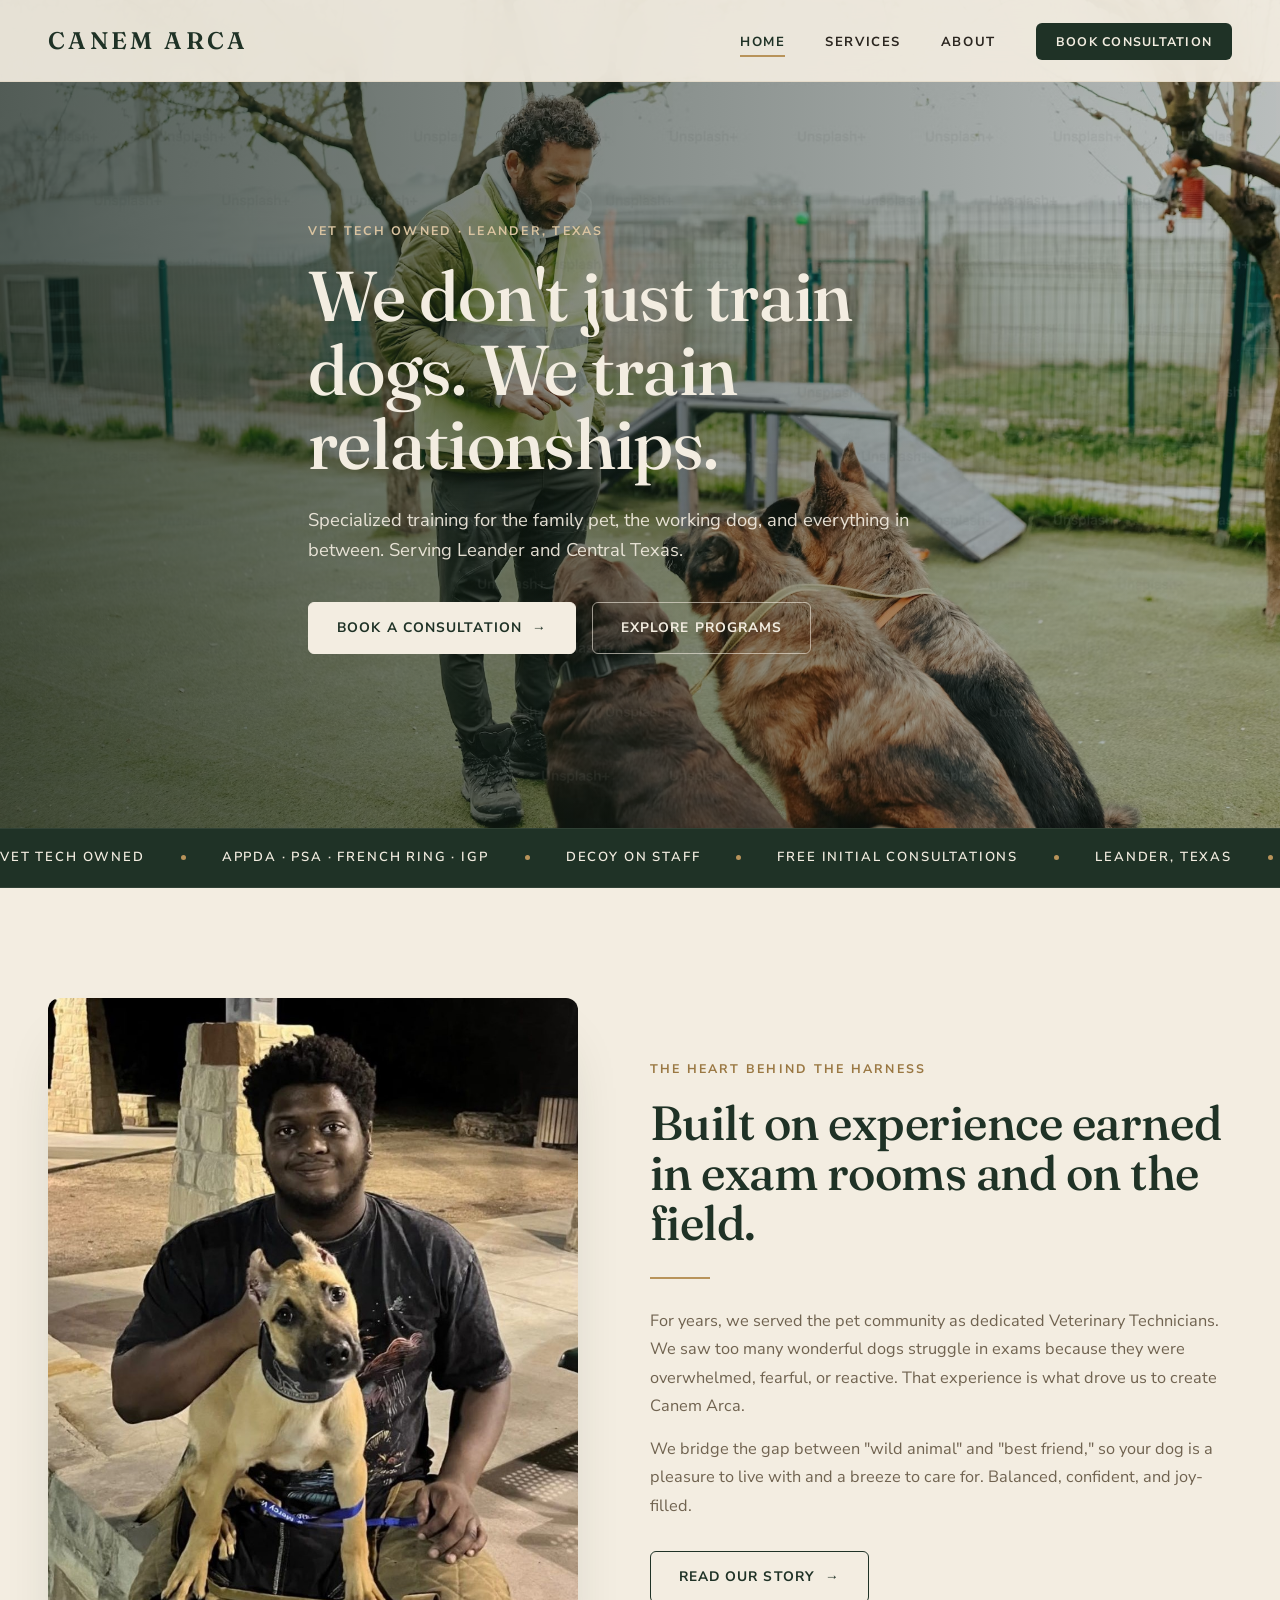
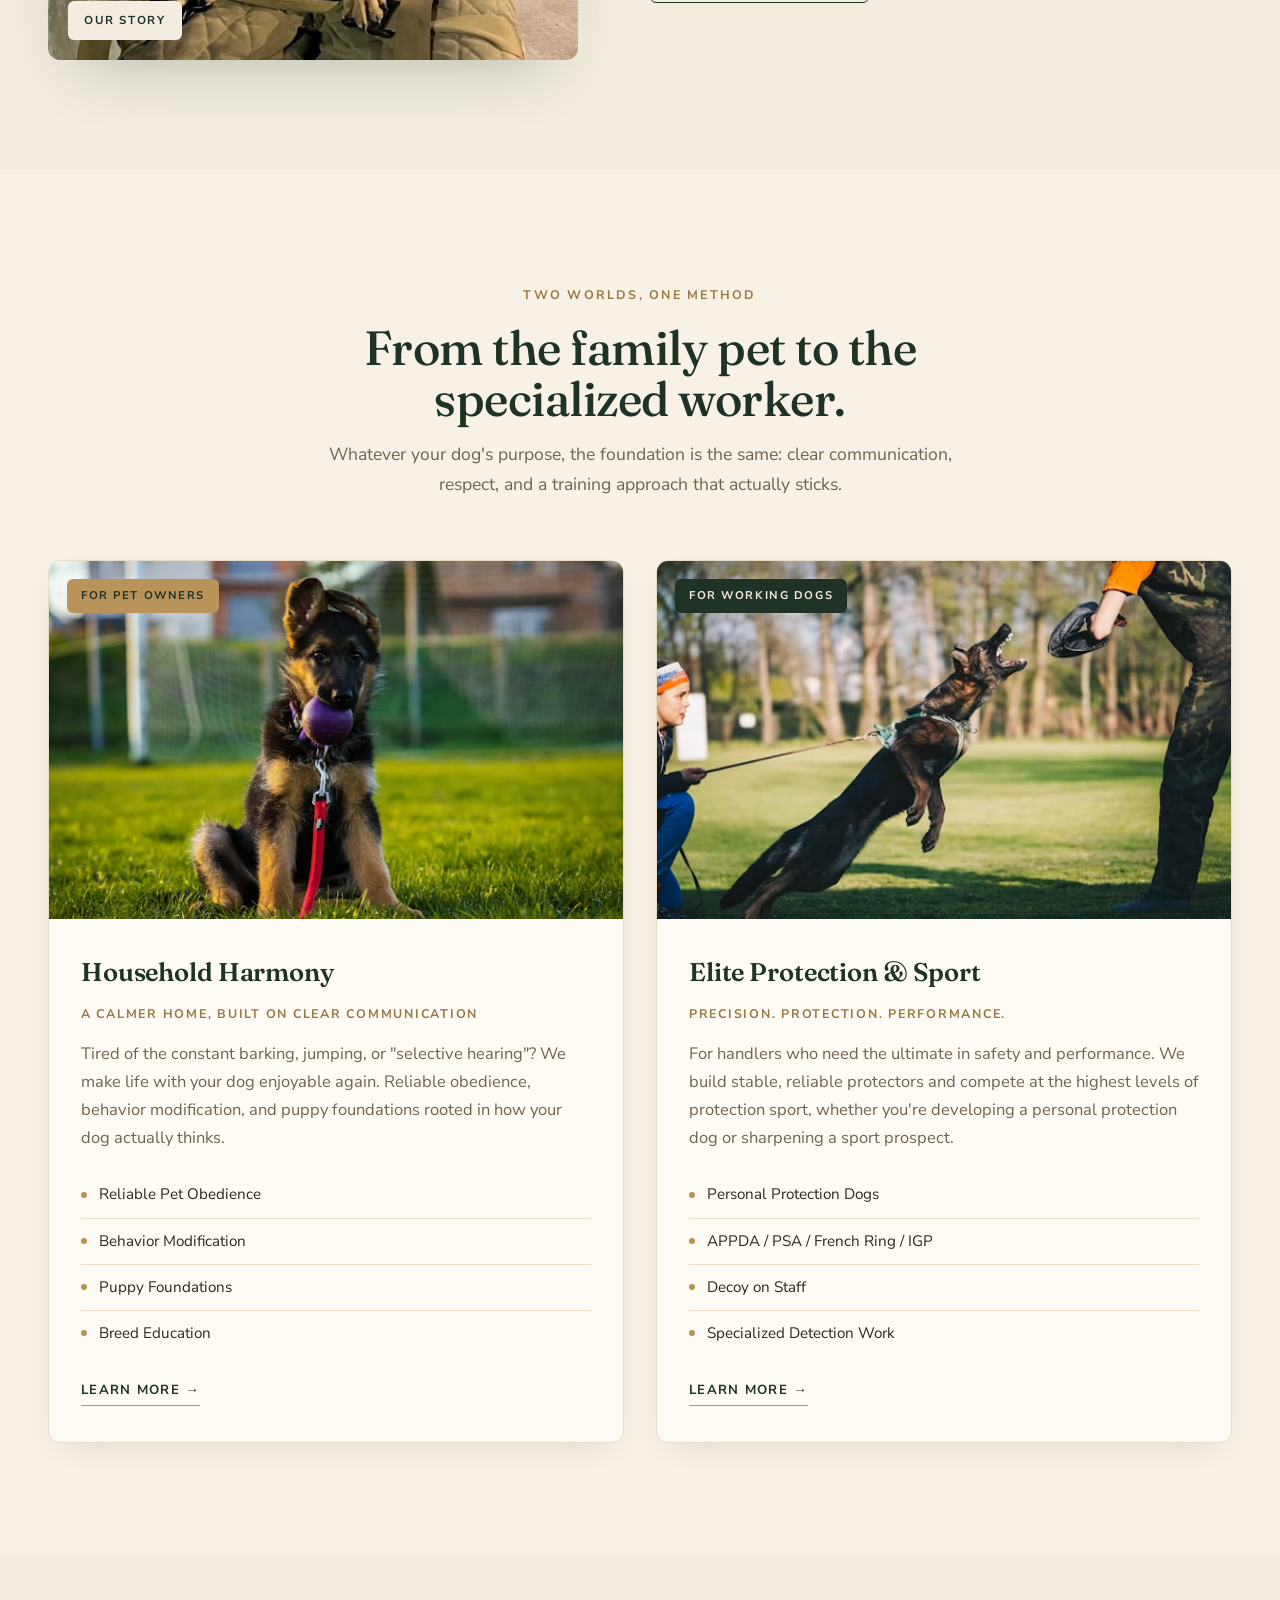
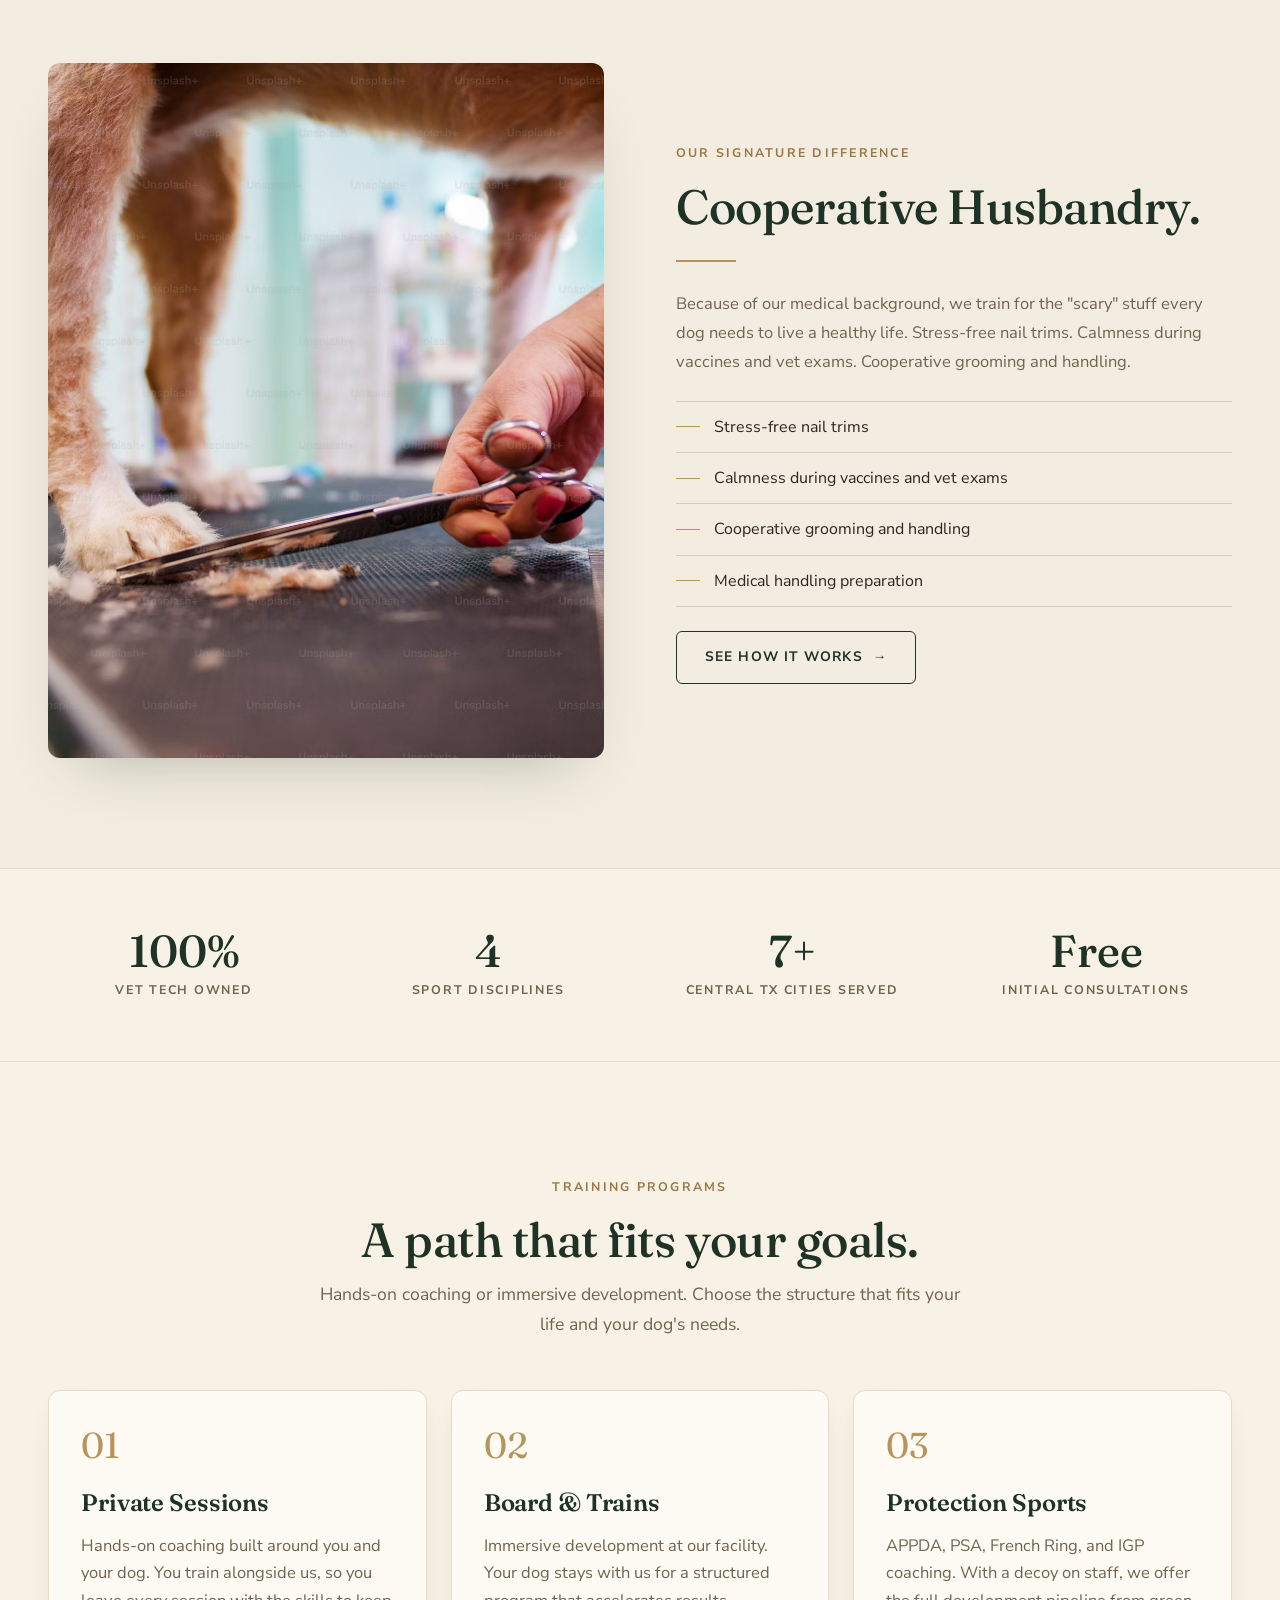
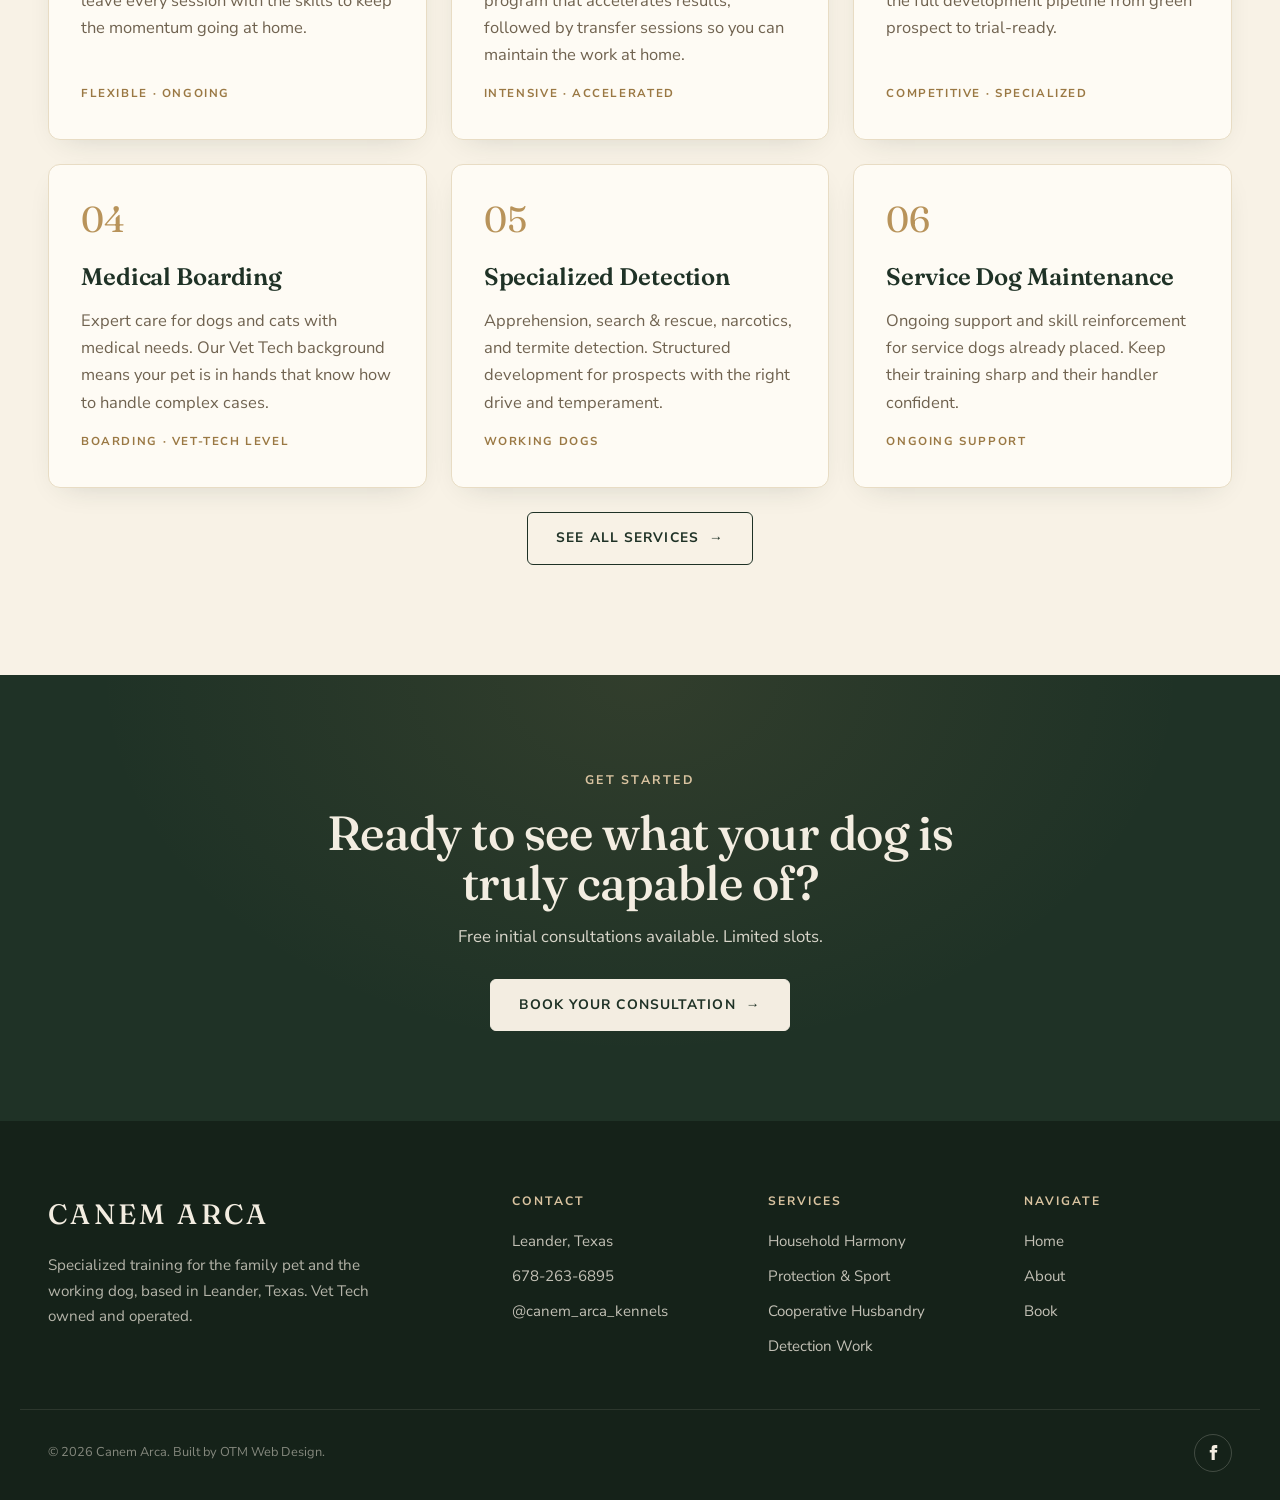
<file: index.html>
<!DOCTYPE html>
<html lang="en">
<head>
  <meta charset="UTF-8" />
  <meta name="viewport" content="width=device-width, initial-scale=1.0" />
  <title>Canem Arca | Specialized Dog Training in Leander, Texas</title>
  <meta name="description" content="Vet Tech owned dog training in Leander, TX. Household obedience, puppy foundations, behavior modification, and elite protection sport (APPDA, PSA, French Ring, IGP). Free consultations." />
  <link rel="preconnect" href="https://fonts.googleapis.com" />
  <link rel="preconnect" href="https://fonts.gstatic.com" crossorigin />
  <link href="https://fonts.googleapis.com/css2?family=Fraunces:opsz,wght@9..144,400;9..144,500;9..144,600&family=Nunito+Sans:wght@400;600;700&display=swap" rel="stylesheet" />
  <link rel="stylesheet" href="styles.css" />
</head>
<body data-page="home">

  <!-- NAV -->
  <nav class="nav" id="mainNav">
    <div class="nav-inner">
      <a href="index.html" class="nav-brand">Canem Arca</a>
      <ul class="nav-menu">
        <li><a href="index.html" class="nav-link" data-nav="home">Home</a></li>
        <li><a href="services.html" class="nav-link" data-nav="services">Services</a></li>
        <li><a href="about.html" class="nav-link" data-nav="about">About</a></li>
        <li><a href="book.html" class="nav-cta" data-nav="book">Book Consultation</a></li>
      </ul>
      <button class="hamburger" aria-label="Toggle menu" id="hamburger">
        <span></span><span></span><span></span>
      </button>
    </div>
  </nav>

  <div class="mobile-menu" id="mobileMenu">
    <a href="index.html">Home</a>
    <a href="services.html">Services</a>
    <a href="about.html">About</a>
    <a href="book.html" class="cta-mobile">Book Consultation</a>
  </div>

  <!-- HERO -->
  <section class="hero">
    <div class="hero-image" style="background-image: url('assets/hero-main.jpg');"></div>
    <div class="hero-overlay"></div>
    <div class="container hero-content">
      <span class="eyebrow">Vet Tech Owned &middot; Leander, Texas</span>
      <h1 class="display">We don't just train dogs. We train relationships.</h1>
      <p class="hero-sub">Specialized training for the family pet, the working dog, and everything in between. Serving Leander and Central Texas.</p>
      <div class="hero-actions">
        <a href="book.html" class="btn btn-light">Book a Consultation <span class="arrow">&rarr;</span></a>
        <a href="services.html" class="btn btn-outline-light">Explore Programs</a>
      </div>
    </div>
  </section>

  <!-- MARQUEE -->
  <div class="marquee">
    <div class="marquee-track">
      <div class="marquee-group">
        <span class="marquee-item">Vet Tech Owned</span>
        <span class="marquee-dot"></span>
        <span class="marquee-item">APPDA &middot; PSA &middot; French Ring &middot; IGP</span>
        <span class="marquee-dot"></span>
        <span class="marquee-item">Decoy on Staff</span>
        <span class="marquee-dot"></span>
        <span class="marquee-item">Free Initial Consultations</span>
        <span class="marquee-dot"></span>
        <span class="marquee-item">Leander, Texas</span>
        <span class="marquee-dot"></span>
        <span class="marquee-item">Serving Central Texas</span>
        <span class="marquee-dot"></span>
      </div>
      <div class="marquee-group" aria-hidden="true">
        <span class="marquee-item">Vet Tech Owned</span>
        <span class="marquee-dot"></span>
        <span class="marquee-item">APPDA &middot; PSA &middot; French Ring &middot; IGP</span>
        <span class="marquee-dot"></span>
        <span class="marquee-item">Decoy on Staff</span>
        <span class="marquee-dot"></span>
        <span class="marquee-item">Free Initial Consultations</span>
        <span class="marquee-dot"></span>
        <span class="marquee-item">Leander, Texas</span>
        <span class="marquee-dot"></span>
        <span class="marquee-item">Serving Central Texas</span>
        <span class="marquee-dot"></span>
      </div>
    </div>
  </div>

  <!-- INTRO / STORY TEASER -->
  <section class="section">
    <div class="container">
      <div class="intro-grid">
        <div class="intro-image">
          <img src="assets/yahima-main.jpg" alt="Canem Arca founder" />
          <span class="corner-badge">Our Story</span>
        </div>
        <div class="intro-content">
          <span class="eyebrow">The Heart Behind the Harness</span>
          <h2 class="display">Built on experience earned in exam rooms and on the field.</h2>
          <span class="divider"></span>
          <p>For years, we served the pet community as dedicated Veterinary Technicians. We saw too many wonderful dogs struggle in exams because they were overwhelmed, fearful, or reactive. That experience is what drove us to create Canem Arca.</p>
          <p>We bridge the gap between "wild animal" and "best friend," so your dog is a pleasure to live with and a breeze to care for. Balanced, confident, and joy-filled.</p>
          <a href="about.html" class="btn btn-ghost">Read Our Story <span class="arrow">&rarr;</span></a>
        </div>
      </div>
    </div>
  </section>

  <!-- SPLIT: TWO WORLDS -->
  <section class="section tinted">
    <div class="container">

      <div class="split-header">
        <span class="eyebrow">Two Worlds, One Method</span>
        <h2 class="display">From the family pet to the specialized worker.</h2>
        <p class="lede">Whatever your dog's purpose, the foundation is the same: clear communication, respect, and a training approach that actually sticks.</p>
      </div>

      <div class="split-grid">

        <div class="split-card">
          <div class="split-card-img">
            <span class="split-card-tag camel">For Pet Owners</span>
            <img src="assets/household-1.jpg" alt="Household pet training" />
          </div>
          <div class="split-card-body">
            <h3>Household Harmony</h3>
            <span class="split-card-tagline">A calmer home, built on clear communication</span>
            <p>Tired of the constant barking, jumping, or "selective hearing"? We make life with your dog enjoyable again. Reliable obedience, behavior modification, and puppy foundations rooted in how your dog actually thinks.</p>
            <ul>
              <li>Reliable Pet Obedience</li>
              <li>Behavior Modification</li>
              <li>Puppy Foundations</li>
              <li>Breed Education</li>
            </ul>
            <a href="services.html#household" class="tlink">Learn More &rarr;</a>
          </div>
        </div>

        <div class="split-card">
          <div class="split-card-img">
            <span class="split-card-tag">For Working Dogs</span>
            <img src="assets/protection-1.jpg" alt="Elite protection and sport training" />
          </div>
          <div class="split-card-body">
            <h3>Elite Protection &amp; Sport</h3>
            <span class="split-card-tagline">Precision. Protection. Performance.</span>
            <p>For handlers who need the ultimate in safety and performance. We build stable, reliable protectors and compete at the highest levels of protection sport, whether you're developing a personal protection dog or sharpening a sport prospect.</p>
            <ul>
              <li>Personal Protection Dogs</li>
              <li>APPDA / PSA / French Ring / IGP</li>
              <li>Decoy on Staff</li>
              <li>Specialized Detection Work</li>
            </ul>
            <a href="services.html#elite" class="tlink">Learn More &rarr;</a>
          </div>
        </div>

      </div>
    </div>
  </section>

  <!-- FEATURE: COOPERATIVE HUSBANDRY -->
  <section class="section">
    <div class="container">
      <div class="feature-grid">
        <div class="feature-image">
          <img src="assets/husbandry-1.jpg" alt="Cooperative husbandry training" />
        </div>
        <div class="feature-content">
          <span class="eyebrow">Our Signature Difference</span>
          <h2 class="display">Cooperative Husbandry.</h2>
          <span class="divider"></span>
          <p>Because of our medical background, we train for the "scary" stuff every dog needs to live a healthy life. Stress-free nail trims. Calmness during vaccines and vet exams. Cooperative grooming and handling.</p>
          <ul class="feature-list">
            <li>Stress-free nail trims</li>
            <li>Calmness during vaccines and vet exams</li>
            <li>Cooperative grooming and handling</li>
            <li>Medical handling preparation</li>
          </ul>
          <a href="services.html#husbandry" class="btn btn-ghost">See How It Works <span class="arrow">&rarr;</span></a>
        </div>
      </div>
    </div>
  </section>

  <!-- STATS BAND -->
  <div class="stats-band">
    <div class="container">
      <div class="stats-grid">
        <div class="stat">
          <div class="stat-num">100%</div>
          <div class="stat-label">Vet Tech Owned</div>
        </div>
        <div class="stat">
          <div class="stat-num">4</div>
          <div class="stat-label">Sport Disciplines</div>
        </div>
        <div class="stat">
          <div class="stat-num">7+</div>
          <div class="stat-label">Central TX Cities Served</div>
        </div>
        <div class="stat">
          <div class="stat-num">Free</div>
          <div class="stat-label">Initial Consultations</div>
        </div>
      </div>
    </div>
  </div>

  <!-- PROGRAMS CAROUSEL -->
  <section class="section tinted">
    <div class="container">
      <div class="programs-header">
        <span class="eyebrow">Training Programs</span>
        <h2 class="display">A path that fits your goals.</h2>
        <p class="lede" style="margin: 0 auto;">Hands-on coaching or immersive development. Choose the structure that fits your life and your dog's needs.</p>
      </div>

      <div class="programs-grid">

          <div class="program-card">
            <div class="program-num">01</div>
            <h3>Private Sessions</h3>
            <p>Hands-on coaching built around you and your dog. You train alongside us, so you leave every session with the skills to keep the momentum going at home.</p>
            <span class="tag">Flexible &middot; Ongoing</span>
          </div>

          <div class="program-card">
            <div class="program-num">02</div>
            <h3>Board &amp; Trains</h3>
            <p>Immersive development at our facility. Your dog stays with us for a structured program that accelerates results, followed by transfer sessions so you can maintain the work at home.</p>
            <span class="tag">Intensive &middot; Accelerated</span>
          </div>

          <div class="program-card">
            <div class="program-num">03</div>
            <h3>Protection Sports</h3>
            <p>APPDA, PSA, French Ring, and IGP coaching. With a decoy on staff, we offer the full development pipeline from green prospect to trial-ready.</p>
            <span class="tag">Competitive &middot; Specialized</span>
          </div>

          <div class="program-card">
            <div class="program-num">04</div>
            <h3>Medical Boarding</h3>
            <p>Expert care for dogs and cats with medical needs. Our Vet Tech background means your pet is in hands that know how to handle complex cases.</p>
            <span class="tag">Boarding &middot; Vet-Tech Level</span>
          </div>

          <div class="program-card">
            <div class="program-num">05</div>
            <h3>Specialized Detection</h3>
            <p>Apprehension, search &amp; rescue, narcotics, and termite detection. Structured development for prospects with the right drive and temperament.</p>
            <span class="tag">Working Dogs</span>
          </div>

          <div class="program-card">
            <div class="program-num">06</div>
            <h3>Service Dog Maintenance</h3>
            <p>Ongoing support and skill reinforcement for service dogs already placed. Keep their training sharp and their handler confident.</p>
            <span class="tag">Ongoing Support</span>
          </div>

      </div>

      <div style="text-align: center; margin-top: 24px;">
        <a href="services.html" class="btn btn-ghost">See All Services <span class="arrow">&rarr;</span></a>
      </div>
    </div>
  </section>

  <!-- CTA STRIP -->
  <section class="cta-strip">
    <div class="cta-strip-inner">
      <span class="eyebrow light">Get Started</span>
      <h2 class="display">Ready to see what your dog is truly capable of?</h2>
      <p>Free initial consultations available. Limited slots.</p>
      <a href="book.html" class="btn btn-light">Book Your Consultation <span class="arrow">&rarr;</span></a>
    </div>
  </section>

  <!-- FOOTER -->
  <footer class="footer">
    <div class="footer-grid">
      <div class="footer-col">
        <div class="footer-brand">Canem Arca</div>
        <p>Specialized training for the family pet and the working dog, based in Leander, Texas. Vet Tech owned and operated.</p>
      </div>
      <div class="footer-col">
        <h5>Contact</h5>
        <ul>
          <li>Leander, Texas</li>
          <li>678-263-6895</li>
          <li>@canem_arca_kennels</li>
        </ul>
      </div>
      <div class="footer-col">
        <h5>Services</h5>
        <ul>
          <li><a href="services.html#household">Household Harmony</a></li>
          <li><a href="services.html#elite">Protection &amp; Sport</a></li>
          <li><a href="services.html#husbandry">Cooperative Husbandry</a></li>
          <li><a href="services.html#detection">Detection Work</a></li>
        </ul>
      </div>
      <div class="footer-col">
        <h5>Navigate</h5>
        <ul>
          <li><a href="index.html">Home</a></li>
          <li><a href="about.html">About</a></li>
          <li><a href="book.html">Book</a></li>
        </ul>
      </div>
    </div>

    <div class="footer-bottom">
      <p>&copy; 2026 Canem Arca. Built by OTM Web Design.</p>
      <div class="footer-social">
        <a href="https://www.facebook.com/profile.php?id=61588463427591" target="_blank" rel="noopener" aria-label="Facebook">
          <svg viewBox="0 0 24 24" fill="currentColor"><path d="M9 8h-3v4h3v12h5v-12h3.642l.358-4h-4v-1.667c0-.955.192-1.333 1.115-1.333h2.885v-5h-3.808c-3.596 0-5.192 1.583-5.192 4.615v3.385z"/></svg>
        </a>
      </div>
    </div>
  </footer>

  <script src="script.js"></script>
</body>
</html>
</file>
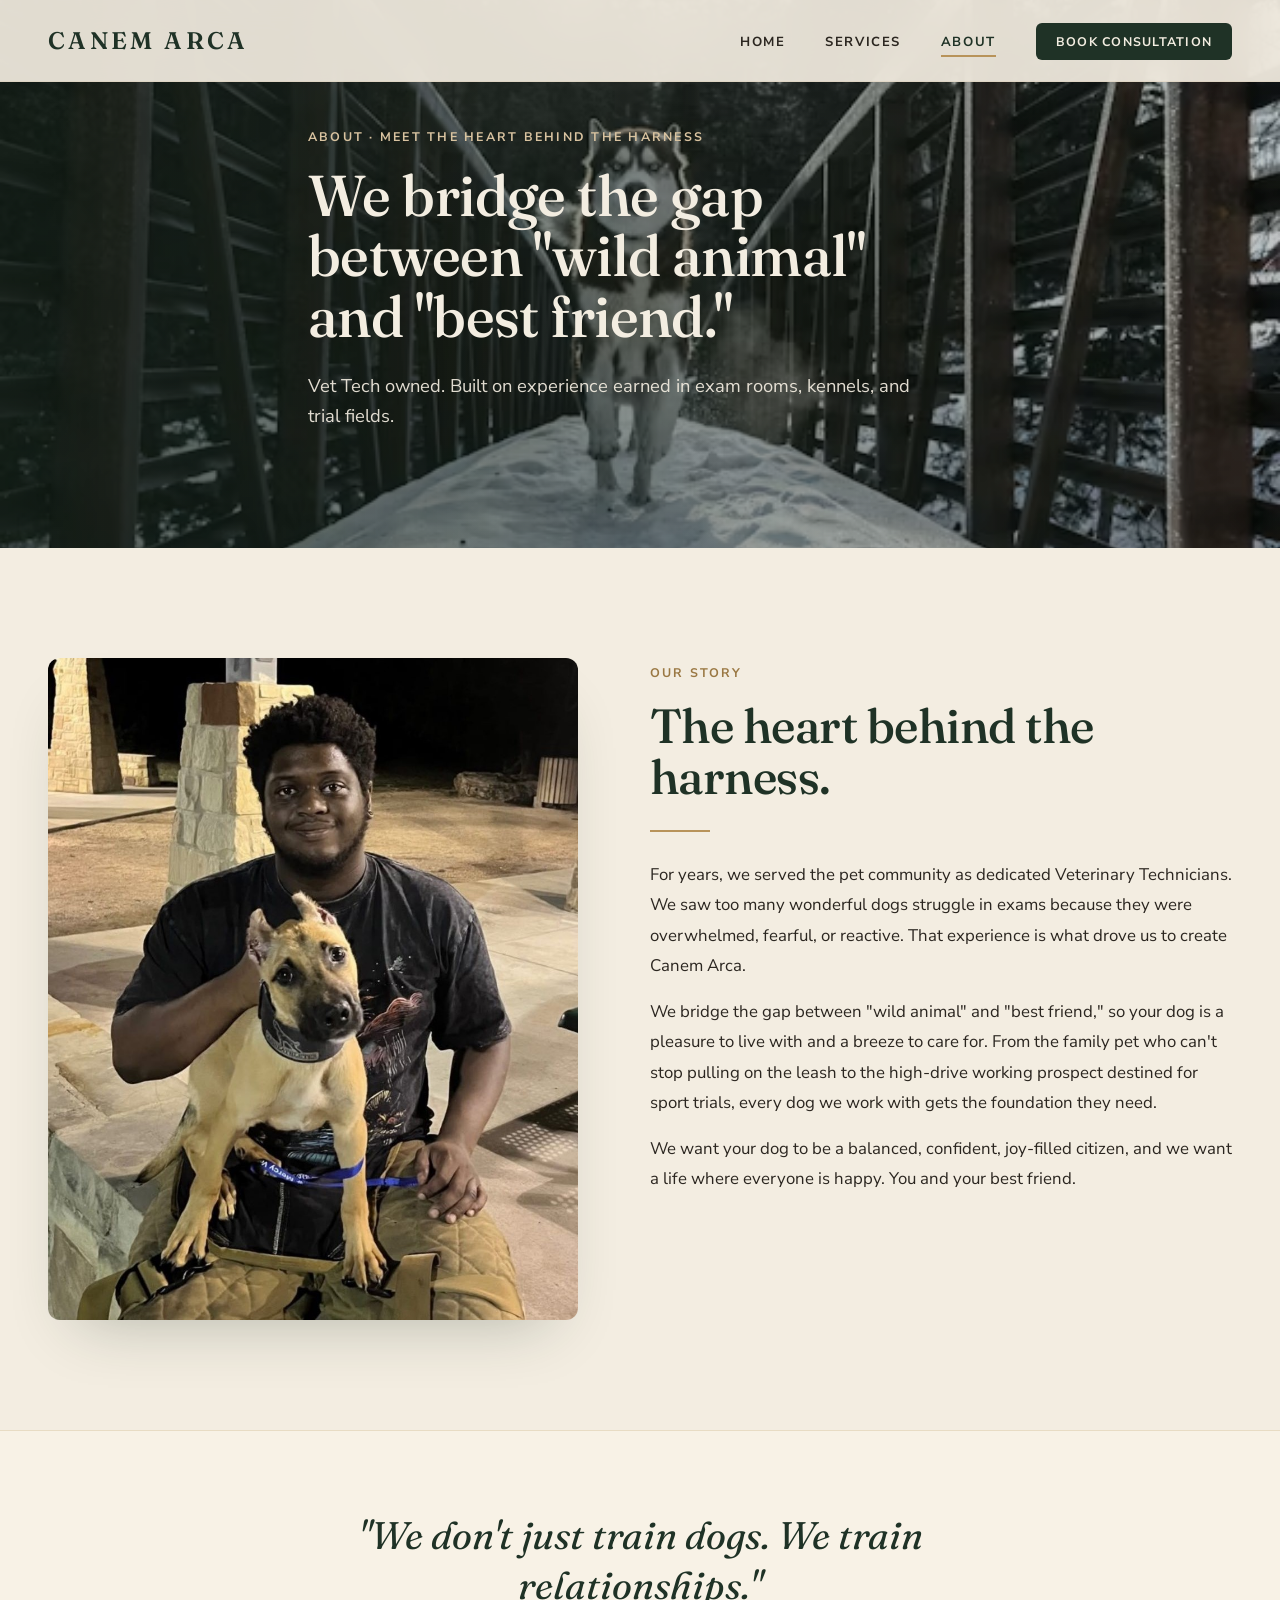
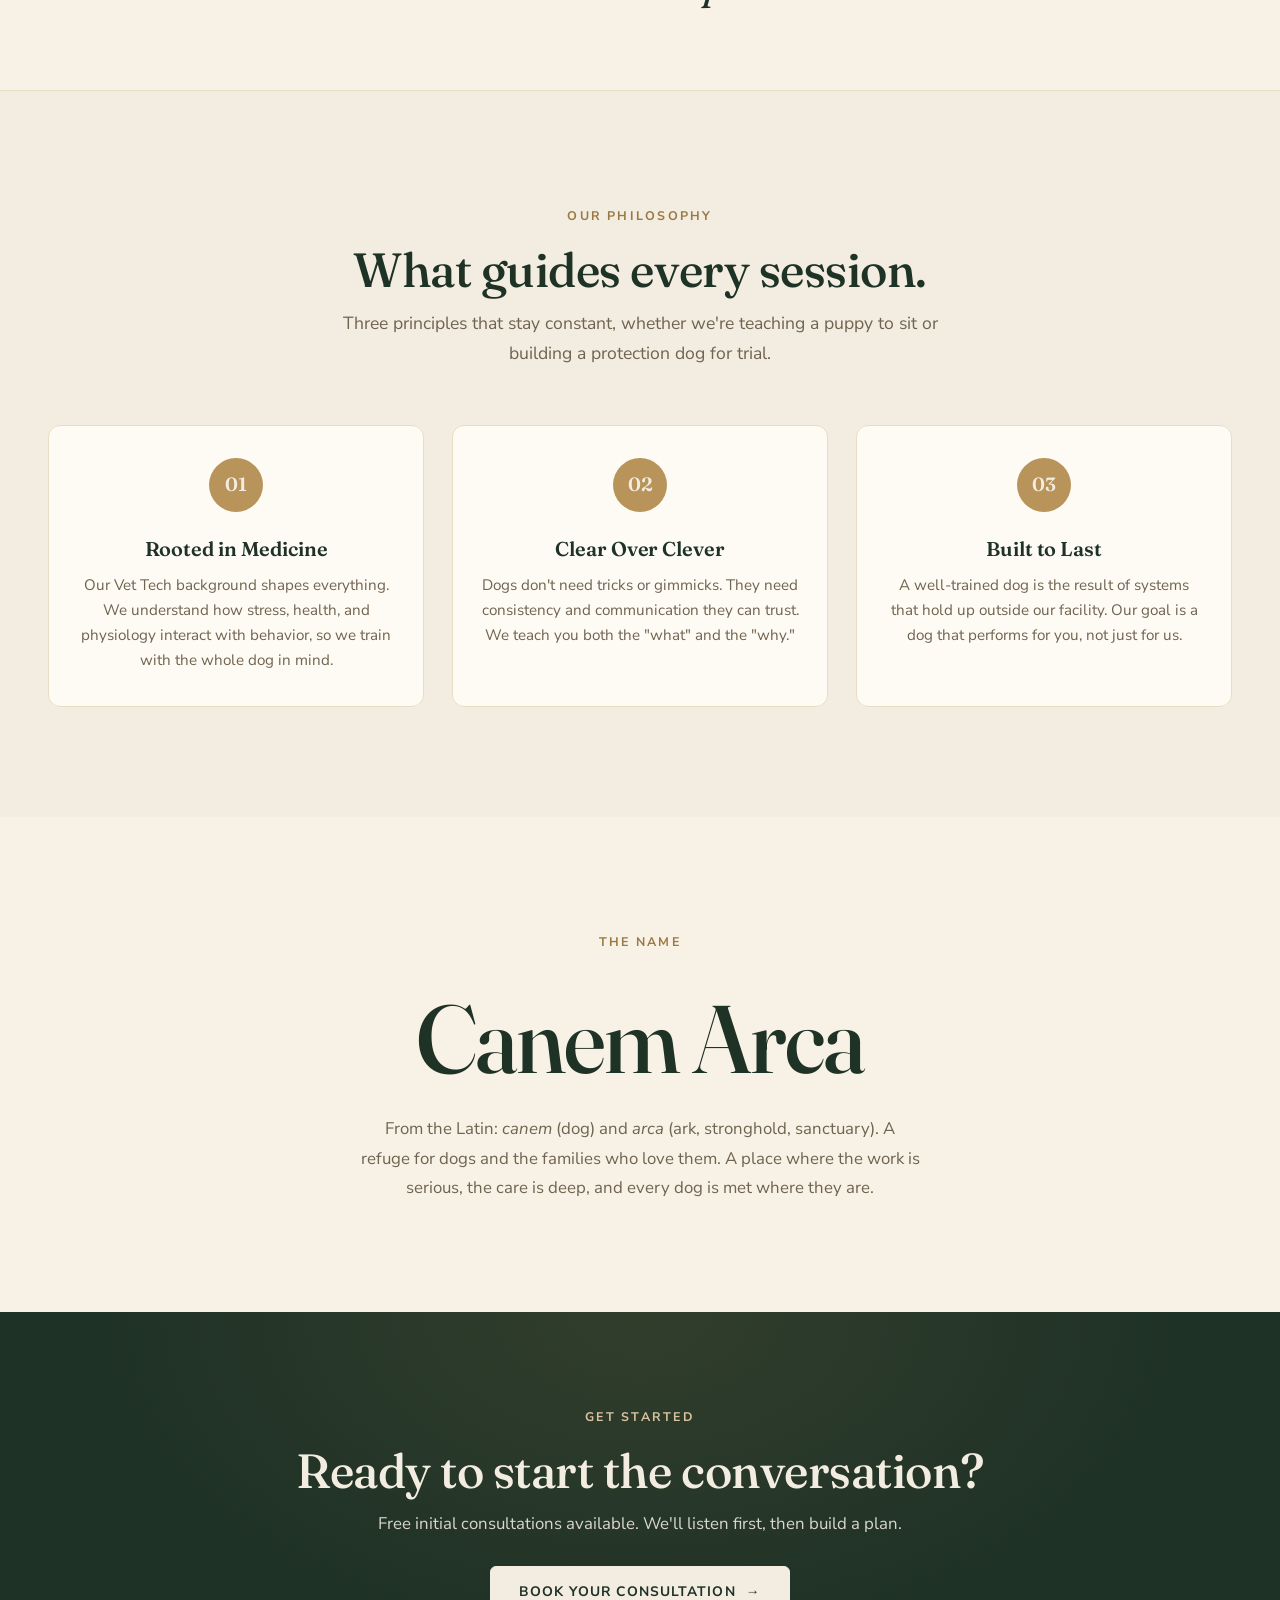
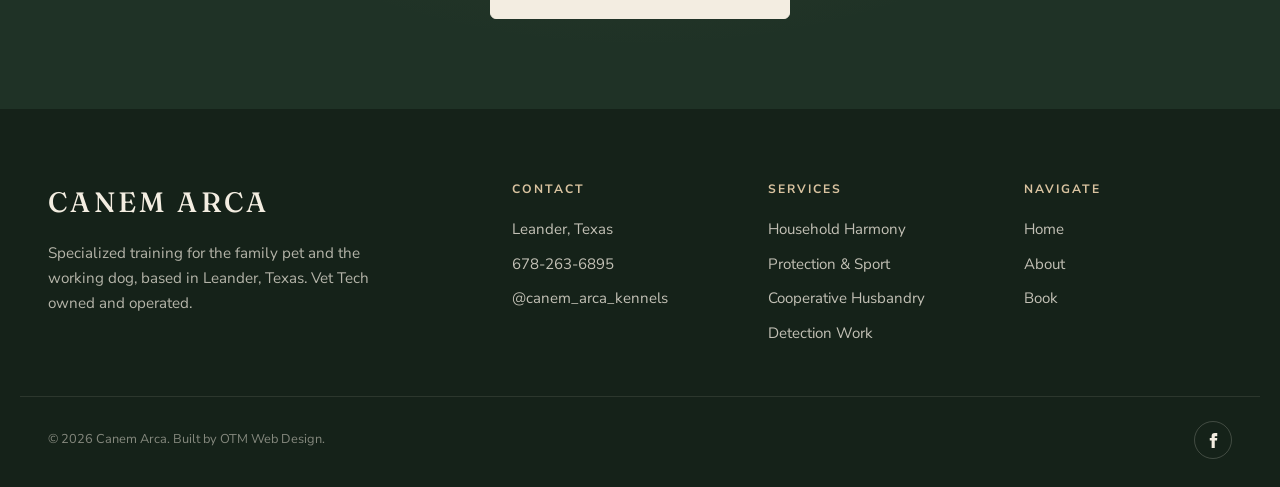
<file: about.html>
<!DOCTYPE html>
<html lang="en">
<head>
  <meta charset="UTF-8" />
  <meta name="viewport" content="width=device-width, initial-scale=1.0" />
  <title>About | Canem Arca Dog Training</title>
  <meta name="description" content="Meet the heart behind Canem Arca. Vet Tech owned dog training in Leander, TX. Our philosophy, our mission, and why we bridge the gap between 'wild animal' and 'best friend.'" />
  <link rel="preconnect" href="https://fonts.googleapis.com" />
  <link rel="preconnect" href="https://fonts.gstatic.com" crossorigin />
  <link href="https://fonts.googleapis.com/css2?family=Fraunces:opsz,wght@9..144,400;9..144,500;9..144,600&family=Nunito+Sans:wght@400;600;700&display=swap" rel="stylesheet" />
  <link rel="stylesheet" href="styles.css" />
</head>
<body data-page="about">

  <!-- NAV -->
  <nav class="nav" id="mainNav">
    <div class="nav-inner">
      <a href="index.html" class="nav-brand">Canem Arca</a>
      <ul class="nav-menu">
        <li><a href="index.html" class="nav-link" data-nav="home">Home</a></li>
        <li><a href="services.html" class="nav-link" data-nav="services">Services</a></li>
        <li><a href="about.html" class="nav-link" data-nav="about">About</a></li>
        <li><a href="book.html" class="nav-cta" data-nav="book">Book Consultation</a></li>
      </ul>
      <button class="hamburger" aria-label="Toggle menu" id="hamburger">
        <span></span><span></span><span></span>
      </button>
    </div>
  </nav>

  <div class="mobile-menu" id="mobileMenu">
    <a href="index.html">Home</a>
    <a href="services.html">Services</a>
    <a href="about.html">About</a>
    <a href="book.html" class="cta-mobile">Book Consultation</a>
  </div>

  <!-- PAGE HERO -->
  <section class="hero page-hero">
    <div class="hero-image" style="background-image: url('assets/about-hero.jpg');"></div>
    <div class="hero-overlay"></div>
    <div class="container hero-content">
      <span class="eyebrow">About &middot; Meet the Heart Behind the Harness</span>
      <h1 class="display">We bridge the gap between "wild animal" and "best friend."</h1>
      <p class="hero-sub">Vet Tech owned. Built on experience earned in exam rooms, kennels, and trial fields.</p>
    </div>
  </section>

  <!-- ORIGIN STORY -->
  <section class="section">
    <div class="container">
      <div class="about-intro">
        <div class="about-intro-img">
          <img src="assets/yahima-main.jpg" alt="Canem Arca founder" />
        </div>
        <div class="about-intro-text">
          <span class="eyebrow">Our Story</span>
          <h2 class="display">The heart behind the harness.</h2>
          <span class="divider"></span>
          <p>For years, we served the pet community as dedicated Veterinary Technicians. We saw too many wonderful dogs struggle in exams because they were overwhelmed, fearful, or reactive. That experience is what drove us to create Canem Arca.</p>
          <p>We bridge the gap between "wild animal" and "best friend," so your dog is a pleasure to live with and a breeze to care for. From the family pet who can't stop pulling on the leash to the high-drive working prospect destined for sport trials, every dog we work with gets the foundation they need.</p>
          <p>We want your dog to be a balanced, confident, joy-filled citizen, and we want a life where everyone is happy. You and your best friend.</p>
        </div>
      </div>
    </div>
  </section>

  <!-- MISSION QUOTE -->
  <section class="mission-quote">
    <blockquote>
      "We don't just train dogs. We train relationships."
    </blockquote>
  </section>

  <!-- VALUES -->
  <section class="section">
    <div class="container">
      <div class="svc-header">
        <span class="eyebrow">Our Philosophy</span>
        <h2 class="display">What guides every session.</h2>
        <p class="lede" style="margin: 0 auto;">Three principles that stay constant, whether we're teaching a puppy to sit or building a protection dog for trial.</p>
      </div>

      <div class="values-grid">

        <div class="value-card">
          <div class="value-icon">01</div>
          <h4>Rooted in Medicine</h4>
          <p>Our Vet Tech background shapes everything. We understand how stress, health, and physiology interact with behavior, so we train with the whole dog in mind.</p>
        </div>

        <div class="value-card">
          <div class="value-icon">02</div>
          <h4>Clear Over Clever</h4>
          <p>Dogs don't need tricks or gimmicks. They need consistency and communication they can trust. We teach you both the "what" and the "why."</p>
        </div>

        <div class="value-card">
          <div class="value-icon">03</div>
          <h4>Built to Last</h4>
          <p>A well-trained dog is the result of systems that hold up outside our facility. Our goal is a dog that performs for you, not just for us.</p>
        </div>

      </div>
    </div>
  </section>

  <!-- NAME BLOCK -->
  <section class="section tinted">
    <div class="container">
      <div class="name-block">
        <span class="eyebrow">The Name</span>
        <div class="wordmark">Canem Arca</div>
        <p>From the Latin: <em>canem</em> (dog) and <em>arca</em> (ark, stronghold, sanctuary). A refuge for dogs and the families who love them. A place where the work is serious, the care is deep, and every dog is met where they are.</p>
      </div>
    </div>
  </section>

  <!-- CTA STRIP -->
  <section class="cta-strip">
    <div class="cta-strip-inner">
      <span class="eyebrow light">Get Started</span>
      <h2 class="display">Ready to start the conversation?</h2>
      <p>Free initial consultations available. We'll listen first, then build a plan.</p>
      <a href="book.html" class="btn btn-light">Book Your Consultation <span class="arrow">&rarr;</span></a>
    </div>
  </section>

  <!-- FOOTER -->
  <footer class="footer">
    <div class="footer-grid">
      <div class="footer-col">
        <div class="footer-brand">Canem Arca</div>
        <p>Specialized training for the family pet and the working dog, based in Leander, Texas. Vet Tech owned and operated.</p>
      </div>
      <div class="footer-col">
        <h5>Contact</h5>
        <ul>
          <li>Leander, Texas</li>
          <li>678-263-6895</li>
          <li>@canem_arca_kennels</li>
        </ul>
      </div>
      <div class="footer-col">
        <h5>Services</h5>
        <ul>
          <li><a href="services.html#household">Household Harmony</a></li>
          <li><a href="services.html#elite">Protection &amp; Sport</a></li>
          <li><a href="services.html#husbandry">Cooperative Husbandry</a></li>
          <li><a href="services.html#detection">Detection Work</a></li>
        </ul>
      </div>
      <div class="footer-col">
        <h5>Navigate</h5>
        <ul>
          <li><a href="index.html">Home</a></li>
          <li><a href="about.html">About</a></li>
          <li><a href="book.html">Book</a></li>
        </ul>
      </div>
    </div>

    <div class="footer-bottom">
      <p>&copy; 2026 Canem Arca. Built by OTM Web Design.</p>
      <div class="footer-social">
        <a href="https://www.facebook.com/profile.php?id=61588463427591" target="_blank" rel="noopener" aria-label="Facebook">
          <svg viewBox="0 0 24 24" fill="currentColor"><path d="M9 8h-3v4h3v12h5v-12h3.642l.358-4h-4v-1.667c0-.955.192-1.333 1.115-1.333h2.885v-5h-3.808c-3.596 0-5.192 1.583-5.192 4.615v3.385z"/></svg>
        </a>
      </div>
    </div>
  </footer>

  <script src="script.js"></script>
</body>
</html>
</file>
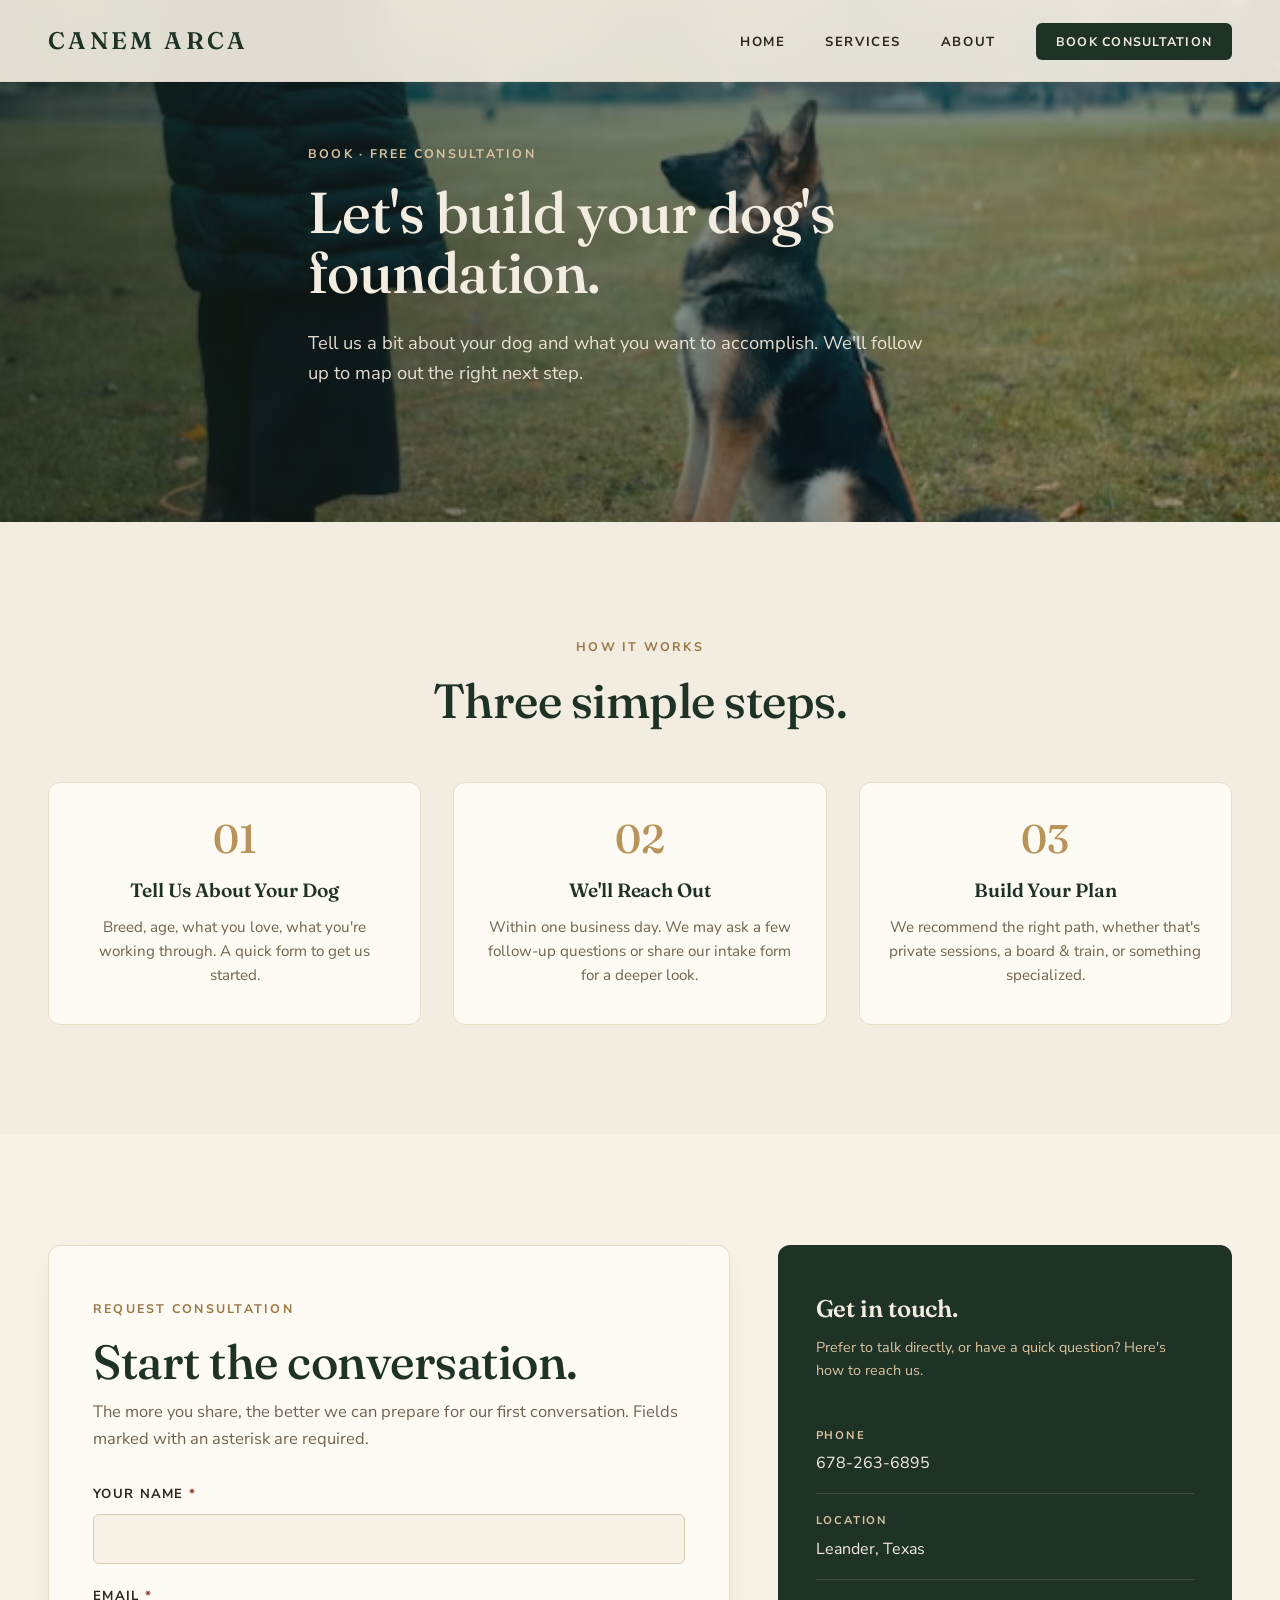
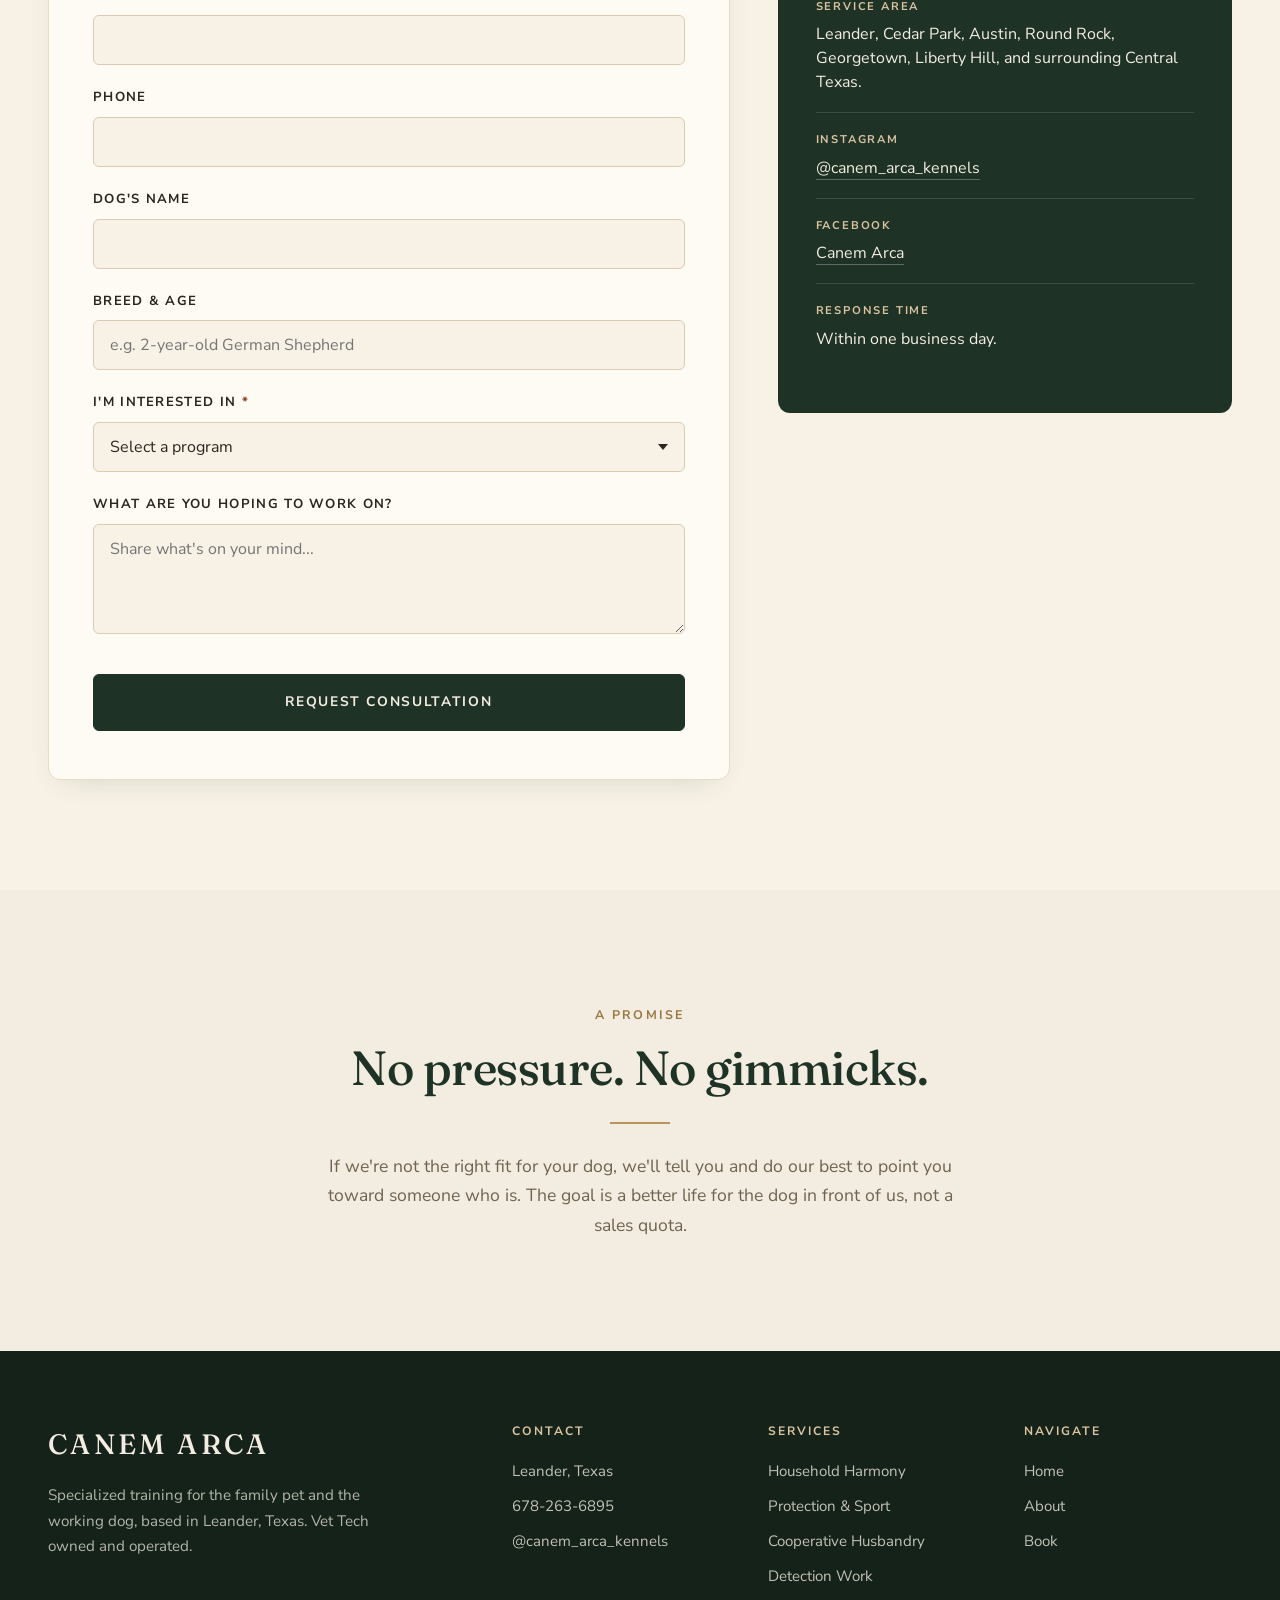
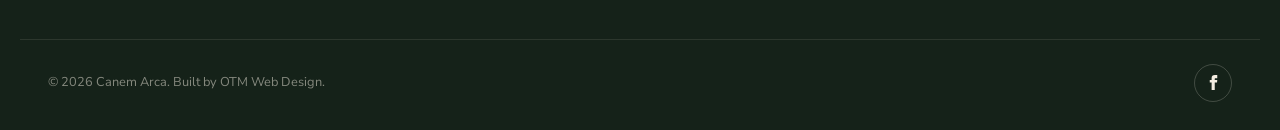
<file: book.html>
<!DOCTYPE html>
<html lang="en">
<head>
  <meta charset="UTF-8" />
  <meta name="viewport" content="width=device-width, initial-scale=1.0" />
  <title>Book a Consultation | Canem Arca Dog Training</title>
  <meta name="description" content="Book a free consultation with Canem Arca dog training in Leander, TX. Tell us about your dog and we'll follow up within one business day." />
  <link rel="preconnect" href="https://fonts.googleapis.com" />
  <link rel="preconnect" href="https://fonts.gstatic.com" crossorigin />
  <link href="https://fonts.googleapis.com/css2?family=Fraunces:opsz,wght@9..144,400;9..144,500;9..144,600&family=Nunito+Sans:wght@400;600;700&display=swap" rel="stylesheet" />
  <link rel="stylesheet" href="styles.css" />
</head>
<body data-page="book">

  <!-- NAV -->
  <nav class="nav" id="mainNav">
    <div class="nav-inner">
      <a href="index.html" class="nav-brand">Canem Arca</a>
      <ul class="nav-menu">
        <li><a href="index.html" class="nav-link" data-nav="home">Home</a></li>
        <li><a href="services.html" class="nav-link" data-nav="services">Services</a></li>
        <li><a href="about.html" class="nav-link" data-nav="about">About</a></li>
        <li><a href="book.html" class="nav-cta" data-nav="book">Book Consultation</a></li>
      </ul>
      <button class="hamburger" aria-label="Toggle menu" id="hamburger">
        <span></span><span></span><span></span>
      </button>
    </div>
  </nav>

  <div class="mobile-menu" id="mobileMenu">
    <a href="index.html">Home</a>
    <a href="services.html">Services</a>
    <a href="about.html">About</a>
    <a href="book.html" class="cta-mobile">Book Consultation</a>
  </div>

  <!-- PAGE HERO -->
  <section class="hero page-hero">
    <div class="hero-image" style="background-image: url('assets/household-2.jpg');"></div>
    <div class="hero-overlay"></div>
    <div class="container hero-content">
      <span class="eyebrow">Book &middot; Free Consultation</span>
      <h1 class="display">Let's build your dog's foundation.</h1>
      <p class="hero-sub">Tell us a bit about your dog and what you want to accomplish. We'll follow up to map out the right next step.</p>
    </div>
  </section>

  <!-- STEPS -->
  <section class="section">
    <div class="container">
      <div class="svc-header">
        <span class="eyebrow">How It Works</span>
        <h2 class="display">Three simple steps.</h2>
      </div>

      <div class="steps-grid">

        <div class="step-card">
          <div class="step-number">01</div>
          <h4>Tell Us About Your Dog</h4>
          <p>Breed, age, what you love, what you're working through. A quick form to get us started.</p>
        </div>

        <div class="step-card">
          <div class="step-number">02</div>
          <h4>We'll Reach Out</h4>
          <p>Within one business day. We may ask a few follow-up questions or share our intake form for a deeper look.</p>
        </div>

        <div class="step-card">
          <div class="step-number">03</div>
          <h4>Build Your Plan</h4>
          <p>We recommend the right path, whether that's private sessions, a board &amp; train, or something specialized.</p>
        </div>

      </div>
    </div>
  </section>

  <!-- FORM + CONTACT PANEL -->
  <section class="section tinted">
    <div class="container">
      <div class="book-layout">

        <div class="form-panel">
          <span class="eyebrow">Request Consultation</span>
          <h2 class="display">Start the conversation.</h2>
          <p class="intro">The more you share, the better we can prepare for our first conversation. Fields marked with an asterisk are required.</p>

          <form action="https://formspree.io/f/YOUR_FORMSPREE_ENDPOINT_HERE" method="POST" id="consultation-form">

            <div class="form-field">
              <label for="name">Your Name <span class="req">*</span></label>
              <input type="text" id="name" name="name" required />
            </div>

            <div class="form-field">
              <label for="email">Email <span class="req">*</span></label>
              <input type="email" id="email" name="email" required />
            </div>

            <div class="form-field">
              <label for="phone">Phone</label>
              <input type="tel" id="phone" name="phone" />
            </div>

            <div class="form-field">
              <label for="dog-name">Dog's Name</label>
              <input type="text" id="dog-name" name="dog-name" />
            </div>

            <div class="form-field">
              <label for="dog-breed">Breed &amp; Age</label>
              <input type="text" id="dog-breed" name="dog-breed" placeholder="e.g. 2-year-old German Shepherd" />
            </div>

            <div class="form-field">
              <label for="interest">I'm Interested In <span class="req">*</span></label>
              <select id="interest" name="interest" required>
                <option value="">Select a program</option>
                <option value="household">Household Harmony (Pet Training)</option>
                <option value="puppy">Puppy Foundations</option>
                <option value="behavior">Behavior Modification</option>
                <option value="husbandry">Cooperative Husbandry</option>
                <option value="ppd">Personal Protection (PPD)</option>
                <option value="sport">Protection Sport (APPDA/PSA/French Ring/IGP)</option>
                <option value="detection">Specialized Detection</option>
                <option value="service">Service Dog Maintenance</option>
                <option value="medical">Medical Boarding</option>
                <option value="unsure">Not Sure Yet</option>
              </select>
            </div>

            <div class="form-field">
              <label for="goals">What Are You Hoping To Work On?</label>
              <textarea id="goals" name="goals" placeholder="Share what's on your mind..."></textarea>
            </div>

            <input type="hidden" name="_next" value="thank-you.html" />
            <input type="hidden" name="_subject" value="New Consultation Request - Canem Arca" />

            <button type="submit" class="form-submit">Request Consultation</button>
          </form>
        </div>

        <aside class="contact-panel">
          <h3>Get in touch.</h3>
          <p class="sub">Prefer to talk directly, or have a quick question? Here's how to reach us.</p>

          <div class="contact-row">
            <span class="label">Phone</span>
            <div class="value">678-263-6895</div>
          </div>

          <div class="contact-row">
            <span class="label">Location</span>
            <div class="value">Leander, Texas</div>
          </div>

          <div class="contact-row">
            <span class="label">Service Area</span>
            <div class="value">Leander, Cedar Park, Austin, Round Rock, Georgetown, Liberty Hill, and surrounding Central Texas.</div>
          </div>

          <div class="contact-row">
            <span class="label">Instagram</span>
            <div class="value"><a href="https://instagram.com/canem_arca_kennels" target="_blank" rel="noopener">@canem_arca_kennels</a></div>
          </div>

          <div class="contact-row">
            <span class="label">Facebook</span>
            <div class="value"><a href="https://www.facebook.com/profile.php?id=61588463427591" target="_blank" rel="noopener">Canem Arca</a></div>
          </div>

          <div class="contact-row">
            <span class="label">Response Time</span>
            <div class="value">Within one business day.</div>
          </div>

        </aside>

      </div>
    </div>
  </section>

  <!-- REASSURE -->
  <section class="section">
    <div class="container">
      <div style="text-align: center; max-width: 720px; margin: 0 auto;">
        <span class="eyebrow">A Promise</span>
        <h2 class="display">No pressure. No gimmicks.</h2>
        <span class="divider center"></span>
        <p class="lede" style="margin: 0 auto;">If we're not the right fit for your dog, we'll tell you and do our best to point you toward someone who is. The goal is a better life for the dog in front of us, not a sales quota.</p>
      </div>
    </div>
  </section>

  <!-- FOOTER -->
  <footer class="footer">
    <div class="footer-grid">
      <div class="footer-col">
        <div class="footer-brand">Canem Arca</div>
        <p>Specialized training for the family pet and the working dog, based in Leander, Texas. Vet Tech owned and operated.</p>
      </div>
      <div class="footer-col">
        <h5>Contact</h5>
        <ul>
          <li>Leander, Texas</li>
          <li>678-263-6895</li>
          <li>@canem_arca_kennels</li>
        </ul>
      </div>
      <div class="footer-col">
        <h5>Services</h5>
        <ul>
          <li><a href="services.html#household">Household Harmony</a></li>
          <li><a href="services.html#elite">Protection &amp; Sport</a></li>
          <li><a href="services.html#husbandry">Cooperative Husbandry</a></li>
          <li><a href="services.html#detection">Detection Work</a></li>
        </ul>
      </div>
      <div class="footer-col">
        <h5>Navigate</h5>
        <ul>
          <li><a href="index.html">Home</a></li>
          <li><a href="about.html">About</a></li>
          <li><a href="book.html">Book</a></li>
        </ul>
      </div>
    </div>

    <div class="footer-bottom">
      <p>&copy; 2026 Canem Arca. Built by OTM Web Design.</p>
      <div class="footer-social">
        <a href="https://www.facebook.com/profile.php?id=61588463427591" target="_blank" rel="noopener" aria-label="Facebook">
          <svg viewBox="0 0 24 24" fill="currentColor"><path d="M9 8h-3v4h3v12h5v-12h3.642l.358-4h-4v-1.667c0-.955.192-1.333 1.115-1.333h2.885v-5h-3.808c-3.596 0-5.192 1.583-5.192 4.615v3.385z"/></svg>
        </a>
      </div>
    </div>
  </footer>

  <script src="script.js"></script>
</body>
</html>
</file>
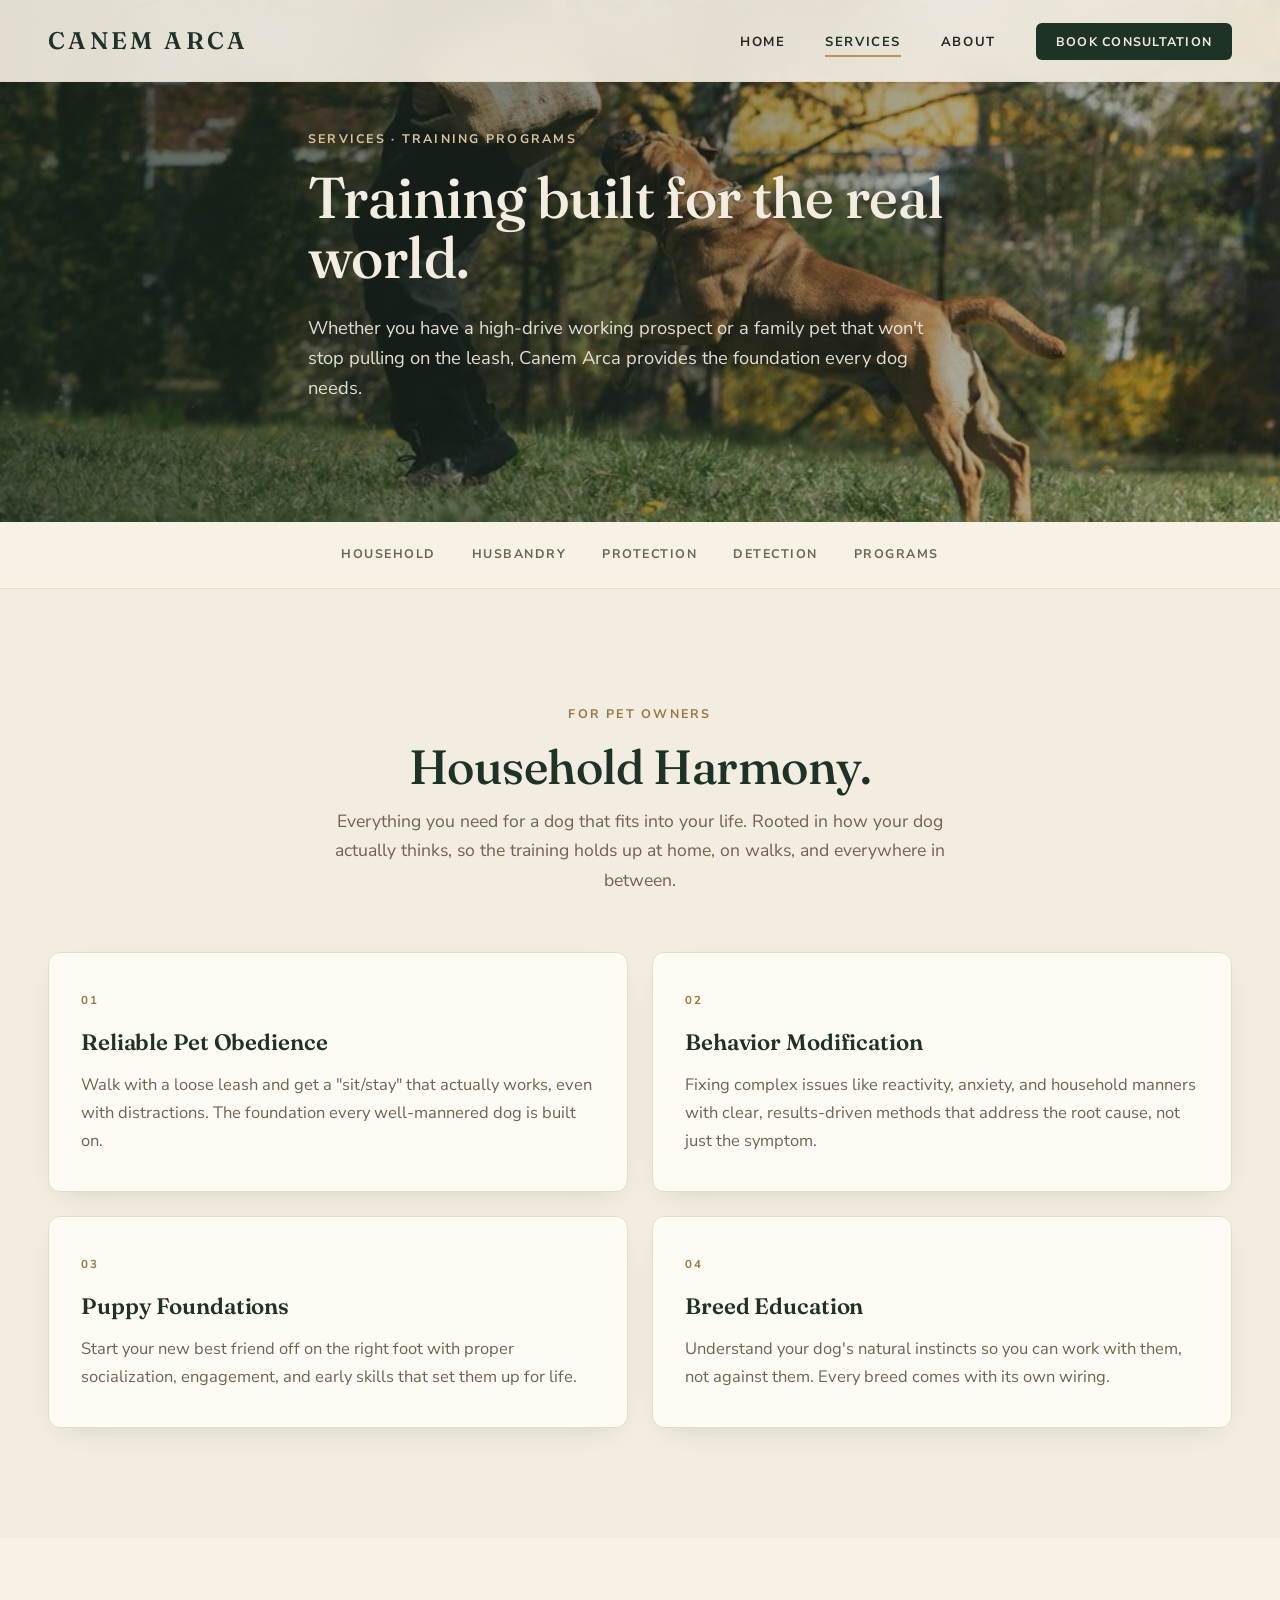
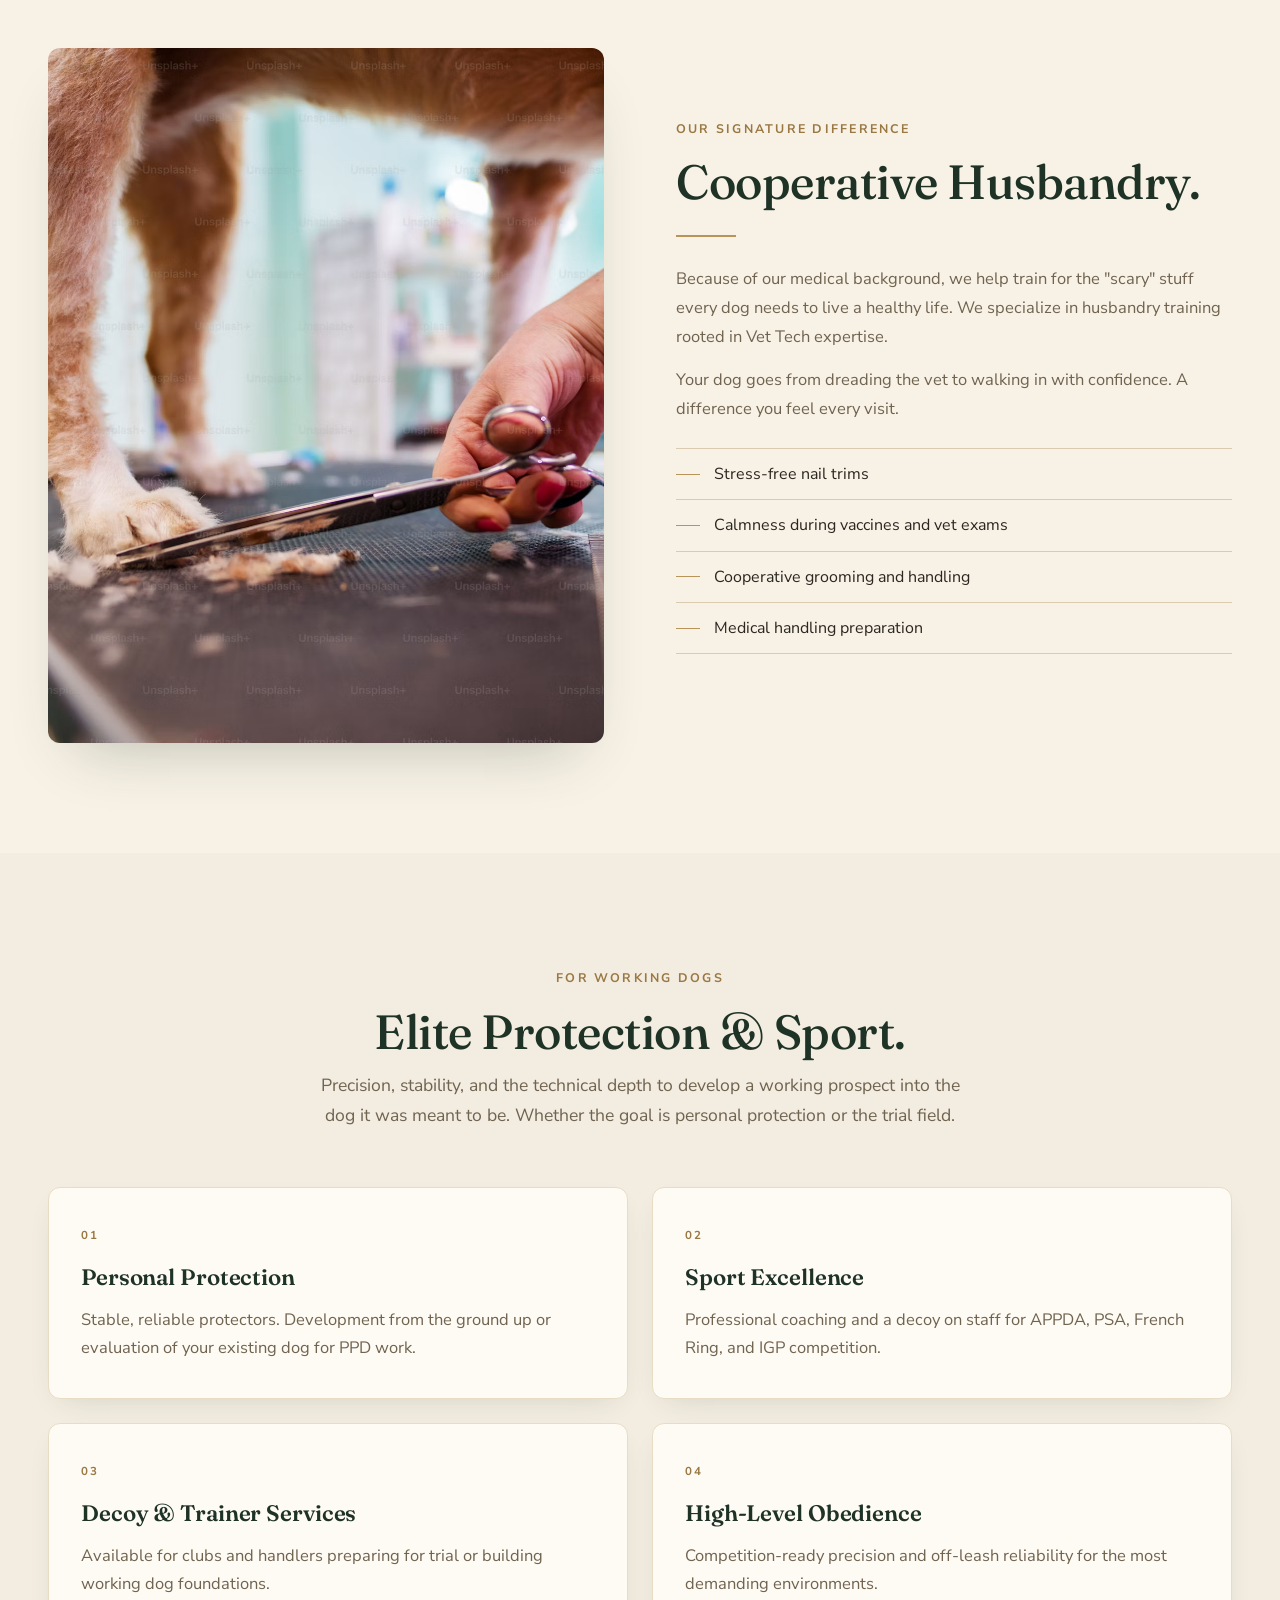
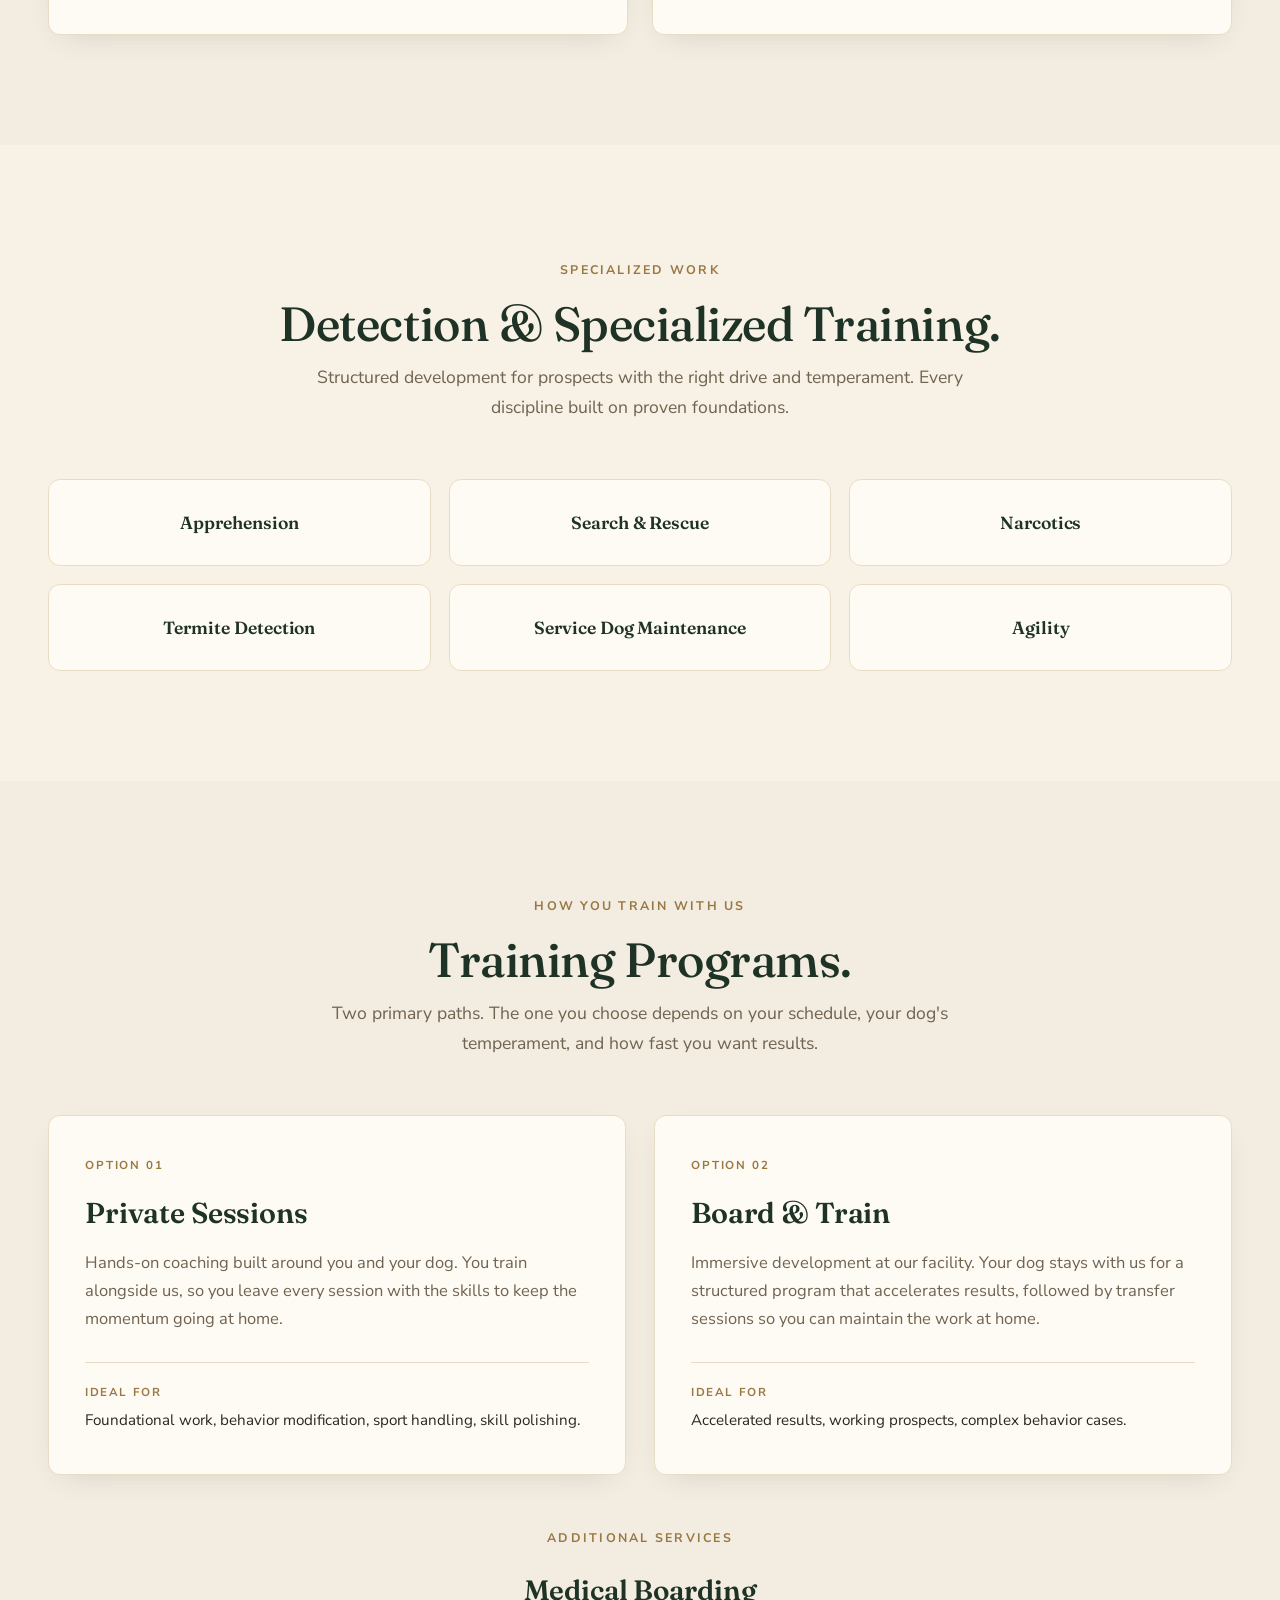
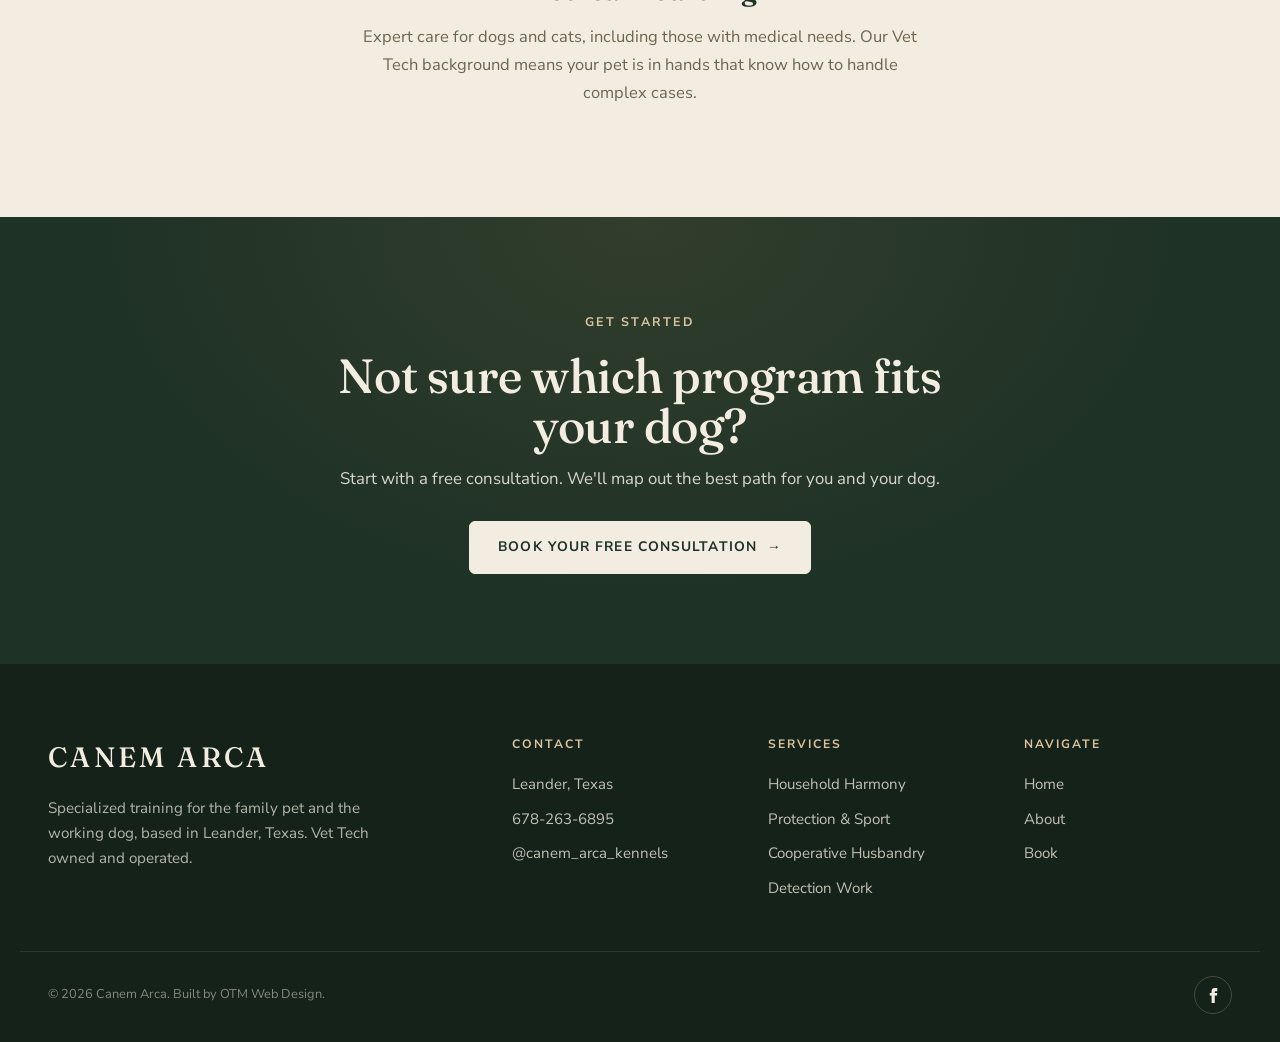
<file: services.html>
<!DOCTYPE html>
<html lang="en">
<head>
  <meta charset="UTF-8" />
  <meta name="viewport" content="width=device-width, initial-scale=1.0" />
  <title>Services | Canem Arca Dog Training</title>
  <meta name="description" content="Dog training services in Leander, TX. Pet obedience, behavior modification, puppy foundations, cooperative husbandry, protection sport (APPDA, PSA, French Ring, IGP), detection work, and medical boarding." />
  <link rel="preconnect" href="https://fonts.googleapis.com" />
  <link rel="preconnect" href="https://fonts.gstatic.com" crossorigin />
  <link href="https://fonts.googleapis.com/css2?family=Fraunces:opsz,wght@9..144,400;9..144,500;9..144,600&family=Nunito+Sans:wght@400;600;700&display=swap" rel="stylesheet" />
  <link rel="stylesheet" href="styles.css" />
</head>
<body data-page="services">

  <!-- NAV -->
  <nav class="nav" id="mainNav">
    <div class="nav-inner">
      <a href="index.html" class="nav-brand">Canem Arca</a>
      <ul class="nav-menu">
        <li><a href="index.html" class="nav-link" data-nav="home">Home</a></li>
        <li><a href="services.html" class="nav-link" data-nav="services">Services</a></li>
        <li><a href="about.html" class="nav-link" data-nav="about">About</a></li>
        <li><a href="book.html" class="nav-cta" data-nav="book">Book Consultation</a></li>
      </ul>
      <button class="hamburger" aria-label="Toggle menu" id="hamburger">
        <span></span><span></span><span></span>
      </button>
    </div>
  </nav>

  <div class="mobile-menu" id="mobileMenu">
    <a href="index.html">Home</a>
    <a href="services.html">Services</a>
    <a href="about.html">About</a>
    <a href="book.html" class="cta-mobile">Book Consultation</a>
  </div>

  <!-- PAGE HERO -->
  <section class="hero page-hero">
    <div class="hero-image" style="background-image: url('assets/protection-2.jpg');"></div>
    <div class="hero-overlay"></div>
    <div class="container hero-content">
      <span class="eyebrow">Services &middot; Training Programs</span>
      <h1 class="display">Training built for the real world.</h1>
      <p class="hero-sub">Whether you have a high-drive working prospect or a family pet that won't stop pulling on the leash, Canem Arca provides the foundation every dog needs.</p>
    </div>
  </section>

  <!-- JUMP NAV -->
  <div class="jump-nav">
    <div class="jump-nav-inner">
      <a href="#household">Household</a>
      <a href="#husbandry">Husbandry</a>
      <a href="#elite">Protection</a>
      <a href="#detection">Detection</a>
      <a href="#programs">Programs</a>
    </div>
  </div>

  <!-- HOUSEHOLD HARMONY -->
  <section class="section" id="household">
    <div class="container">
      <div class="svc-header">
        <span class="eyebrow">For Pet Owners</span>
        <h2 class="display">Household Harmony.</h2>
        <p class="lede" style="margin: 0 auto;">Everything you need for a dog that fits into your life. Rooted in how your dog actually thinks, so the training holds up at home, on walks, and everywhere in between.</p>
      </div>

      <div class="svc-grid">

        <div class="svc-card">
          <span class="svc-card-eyebrow">01</span>
          <h3>Reliable Pet Obedience</h3>
          <p>Walk with a loose leash and get a "sit/stay" that actually works, even with distractions. The foundation every well-mannered dog is built on.</p>
        </div>

        <div class="svc-card">
          <span class="svc-card-eyebrow">02</span>
          <h3>Behavior Modification</h3>
          <p>Fixing complex issues like reactivity, anxiety, and household manners with clear, results-driven methods that address the root cause, not just the symptom.</p>
        </div>

        <div class="svc-card">
          <span class="svc-card-eyebrow">03</span>
          <h3>Puppy Foundations</h3>
          <p>Start your new best friend off on the right foot with proper socialization, engagement, and early skills that set them up for life.</p>
        </div>

        <div class="svc-card">
          <span class="svc-card-eyebrow">04</span>
          <h3>Breed Education</h3>
          <p>Understand your dog's natural instincts so you can work with them, not against them. Every breed comes with its own wiring.</p>
        </div>

      </div>
    </div>
  </section>

  <!-- COOPERATIVE HUSBANDRY -->
  <section class="section tinted" id="husbandry">
    <div class="container">
      <div class="feature-grid">
        <div class="feature-image">
          <img src="assets/husbandry-1.jpg" alt="Cooperative husbandry training" />
        </div>
        <div class="feature-content">
          <span class="eyebrow">Our Signature Difference</span>
          <h2 class="display">Cooperative Husbandry.</h2>
          <span class="divider"></span>
          <p>Because of our medical background, we help train for the "scary" stuff every dog needs to live a healthy life. We specialize in husbandry training rooted in Vet Tech expertise.</p>
          <p>Your dog goes from dreading the vet to walking in with confidence. A difference you feel every visit.</p>
          <ul class="feature-list">
            <li>Stress-free nail trims</li>
            <li>Calmness during vaccines and vet exams</li>
            <li>Cooperative grooming and handling</li>
            <li>Medical handling preparation</li>
          </ul>
        </div>
      </div>
    </div>
  </section>

  <!-- ELITE PROTECTION -->
  <section class="section" id="elite">
    <div class="container">
      <div class="svc-header">
        <span class="eyebrow">For Working Dogs</span>
        <h2 class="display">Elite Protection &amp; Sport.</h2>
        <p class="lede" style="margin: 0 auto;">Precision, stability, and the technical depth to develop a working prospect into the dog it was meant to be. Whether the goal is personal protection or the trial field.</p>
      </div>

      <div class="svc-grid">

        <div class="svc-card">
          <span class="svc-card-eyebrow">01</span>
          <h3>Personal Protection</h3>
          <p>Stable, reliable protectors. Development from the ground up or evaluation of your existing dog for PPD work.</p>
        </div>

        <div class="svc-card">
          <span class="svc-card-eyebrow">02</span>
          <h3>Sport Excellence</h3>
          <p>Professional coaching and a decoy on staff for APPDA, PSA, French Ring, and IGP competition.</p>
        </div>

        <div class="svc-card">
          <span class="svc-card-eyebrow">03</span>
          <h3>Decoy &amp; Trainer Services</h3>
          <p>Available for clubs and handlers preparing for trial or building working dog foundations.</p>
        </div>

        <div class="svc-card">
          <span class="svc-card-eyebrow">04</span>
          <h3>High-Level Obedience</h3>
          <p>Competition-ready precision and off-leash reliability for the most demanding environments.</p>
        </div>

      </div>
    </div>
  </section>

  <!-- DETECTION -->
  <section class="section tinted" id="detection">
    <div class="container">
      <div class="svc-header">
        <span class="eyebrow">Specialized Work</span>
        <h2 class="display">Detection &amp; Specialized Training.</h2>
        <p class="lede" style="margin: 0 auto;">Structured development for prospects with the right drive and temperament. Every discipline built on proven foundations.</p>
      </div>

      <div class="det-grid">
        <div class="det-item"><h4>Apprehension</h4></div>
        <div class="det-item"><h4>Search &amp; Rescue</h4></div>
        <div class="det-item"><h4>Narcotics</h4></div>
        <div class="det-item"><h4>Termite Detection</h4></div>
        <div class="det-item"><h4>Service Dog Maintenance</h4></div>
        <div class="det-item"><h4>Agility</h4></div>
      </div>
    </div>
  </section>

  <!-- PROGRAMS -->
  <section class="section" id="programs">
    <div class="container">
      <div class="svc-header">
        <span class="eyebrow">How You Train With Us</span>
        <h2 class="display">Training Programs.</h2>
        <p class="lede" style="margin: 0 auto;">Two primary paths. The one you choose depends on your schedule, your dog's temperament, and how fast you want results.</p>
      </div>

      <div class="pair-grid">

        <div class="pair-card">
          <span class="svc-card-eyebrow">Option 01</span>
          <h3>Private Sessions</h3>
          <p>Hands-on coaching built around you and your dog. You train alongside us, so you leave every session with the skills to keep the momentum going at home.</p>
          <div class="ideal">
            <span class="ideal-label">Ideal for</span>
            <p class="ideal-text">Foundational work, behavior modification, sport handling, skill polishing.</p>
          </div>
        </div>

        <div class="pair-card">
          <span class="svc-card-eyebrow">Option 02</span>
          <h3>Board &amp; Train</h3>
          <p>Immersive development at our facility. Your dog stays with us for a structured program that accelerates results, followed by transfer sessions so you can maintain the work at home.</p>
          <div class="ideal">
            <span class="ideal-label">Ideal for</span>
            <p class="ideal-text">Accelerated results, working prospects, complex behavior cases.</p>
          </div>
        </div>

      </div>

      <div style="text-align: center; margin-top: 48px;">
        <span class="eyebrow">Additional Services</span>
        <h3 style="font-size: 1.75rem; margin-bottom: 10px;">Medical Boarding</h3>
        <p style="color: var(--muted); max-width: 56ch; margin: 0 auto; line-height: 1.7;">Expert care for dogs and cats, including those with medical needs. Our Vet Tech background means your pet is in hands that know how to handle complex cases.</p>
      </div>

    </div>
  </section>

  <!-- CTA STRIP -->
  <section class="cta-strip">
    <div class="cta-strip-inner">
      <span class="eyebrow light">Get Started</span>
      <h2 class="display">Not sure which program fits your dog?</h2>
      <p>Start with a free consultation. We'll map out the best path for you and your dog.</p>
      <a href="book.html" class="btn btn-light">Book Your Free Consultation <span class="arrow">&rarr;</span></a>
    </div>
  </section>

  <!-- FOOTER -->
  <footer class="footer">
    <div class="footer-grid">
      <div class="footer-col">
        <div class="footer-brand">Canem Arca</div>
        <p>Specialized training for the family pet and the working dog, based in Leander, Texas. Vet Tech owned and operated.</p>
      </div>
      <div class="footer-col">
        <h5>Contact</h5>
        <ul>
          <li>Leander, Texas</li>
          <li>678-263-6895</li>
          <li>@canem_arca_kennels</li>
        </ul>
      </div>
      <div class="footer-col">
        <h5>Services</h5>
        <ul>
          <li><a href="services.html#household">Household Harmony</a></li>
          <li><a href="services.html#elite">Protection &amp; Sport</a></li>
          <li><a href="services.html#husbandry">Cooperative Husbandry</a></li>
          <li><a href="services.html#detection">Detection Work</a></li>
        </ul>
      </div>
      <div class="footer-col">
        <h5>Navigate</h5>
        <ul>
          <li><a href="index.html">Home</a></li>
          <li><a href="about.html">About</a></li>
          <li><a href="book.html">Book</a></li>
        </ul>
      </div>
    </div>

    <div class="footer-bottom">
      <p>&copy; 2026 Canem Arca. Built by OTM Web Design.</p>
      <div class="footer-social">
        <a href="https://www.facebook.com/profile.php?id=61588463427591" target="_blank" rel="noopener" aria-label="Facebook">
          <svg viewBox="0 0 24 24" fill="currentColor"><path d="M9 8h-3v4h3v12h5v-12h3.642l.358-4h-4v-1.667c0-.955.192-1.333 1.115-1.333h2.885v-5h-3.808c-3.596 0-5.192 1.583-5.192 4.615v3.385z"/></svg>
        </a>
      </div>
    </div>
  </footer>

  <script src="script.js"></script>
</body>
</html>
</file>
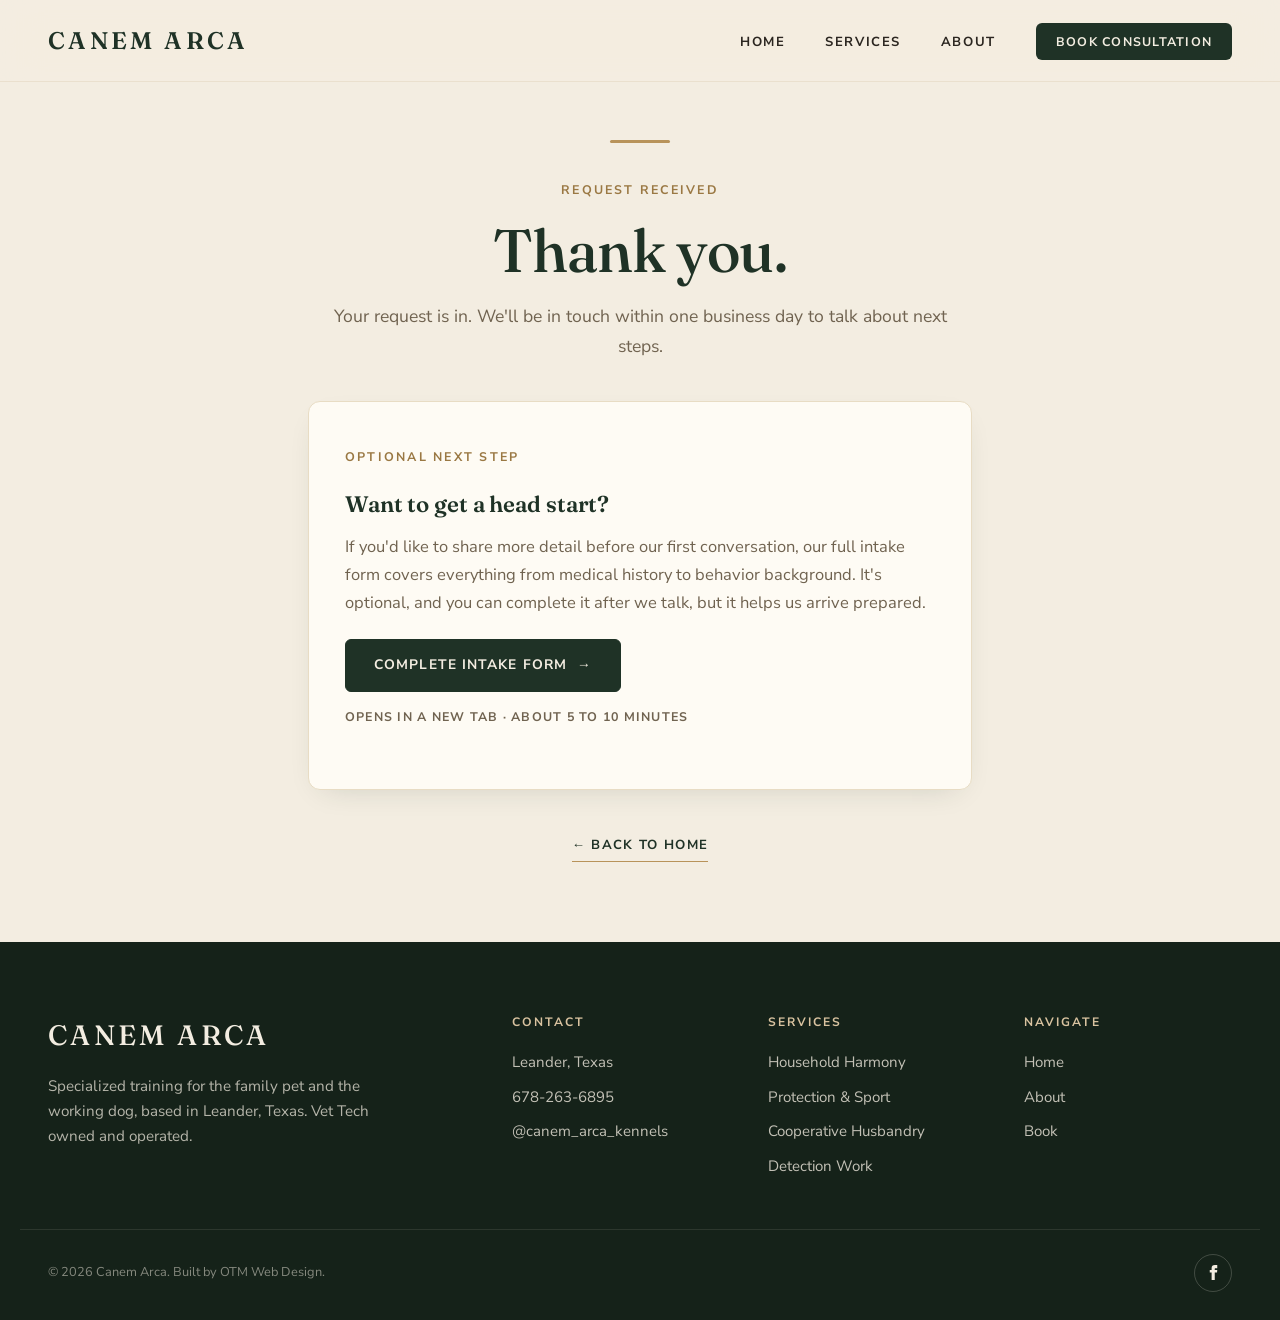
<file: thank-you.html>
<!DOCTYPE html>
<html lang="en">
<head>
  <meta charset="UTF-8" />
  <meta name="viewport" content="width=device-width, initial-scale=1.0" />
  <title>Thank You | Canem Arca Dog Training</title>
  <meta name="description" content="Thank you for reaching out to Canem Arca. We'll be in touch within one business day." />
  <link rel="preconnect" href="https://fonts.googleapis.com" />
  <link rel="preconnect" href="https://fonts.gstatic.com" crossorigin />
  <link href="https://fonts.googleapis.com/css2?family=Fraunces:opsz,wght@9..144,400;9..144,500;9..144,600&family=Nunito+Sans:wght@400;600;700&display=swap" rel="stylesheet" />
  <link rel="stylesheet" href="styles.css" />
</head>
<body data-page="thank-you">

  <!-- NAV -->
  <nav class="nav" id="mainNav">
    <div class="nav-inner">
      <a href="index.html" class="nav-brand">Canem Arca</a>
      <ul class="nav-menu">
        <li><a href="index.html" class="nav-link" data-nav="home">Home</a></li>
        <li><a href="services.html" class="nav-link" data-nav="services">Services</a></li>
        <li><a href="about.html" class="nav-link" data-nav="about">About</a></li>
        <li><a href="book.html" class="nav-cta" data-nav="book">Book Consultation</a></li>
      </ul>
      <button class="hamburger" aria-label="Toggle menu" id="hamburger">
        <span></span><span></span><span></span>
      </button>
    </div>
  </nav>

  <div class="mobile-menu" id="mobileMenu">
    <a href="index.html">Home</a>
    <a href="services.html">Services</a>
    <a href="about.html">About</a>
    <a href="book.html" class="cta-mobile">Book Consultation</a>
  </div>

  <div class="ty-wrap">
    <div class="ty-mark"></div>
    <span class="eyebrow">Request Received</span>
    <h1 class="display">Thank you.</h1>
    <p class="lede">Your request is in. We'll be in touch within one business day to talk about next steps.</p>

    <div class="ty-next">
      <span class="eyebrow">Optional Next Step</span>
      <h3>Want to get a head start?</h3>
      <p>If you'd like to share more detail before our first conversation, our full intake form covers everything from medical history to behavior background. It's optional, and you can complete it after we talk, but it helps us arrive prepared.</p>
      <a href="https://form.jotform.com/250575921287161" target="_blank" rel="noopener" class="btn btn-primary">Complete Intake Form <span class="arrow">&rarr;</span></a>
      <p class="note">Opens in a new tab &middot; About 5 to 10 minutes</p>
    </div>

    <a href="index.html" class="back-link">&larr; Back to Home</a>
  </div>

  <!-- FOOTER -->
  <footer class="footer">
    <div class="footer-grid">
      <div class="footer-col">
        <div class="footer-brand">Canem Arca</div>
        <p>Specialized training for the family pet and the working dog, based in Leander, Texas. Vet Tech owned and operated.</p>
      </div>
      <div class="footer-col">
        <h5>Contact</h5>
        <ul>
          <li>Leander, Texas</li>
          <li>678-263-6895</li>
          <li>@canem_arca_kennels</li>
        </ul>
      </div>
      <div class="footer-col">
        <h5>Services</h5>
        <ul>
          <li><a href="services.html#household">Household Harmony</a></li>
          <li><a href="services.html#elite">Protection &amp; Sport</a></li>
          <li><a href="services.html#husbandry">Cooperative Husbandry</a></li>
          <li><a href="services.html#detection">Detection Work</a></li>
        </ul>
      </div>
      <div class="footer-col">
        <h5>Navigate</h5>
        <ul>
          <li><a href="index.html">Home</a></li>
          <li><a href="about.html">About</a></li>
          <li><a href="book.html">Book</a></li>
        </ul>
      </div>
    </div>

    <div class="footer-bottom">
      <p>&copy; 2026 Canem Arca. Built by OTM Web Design.</p>
      <div class="footer-social">
        <a href="https://www.facebook.com/profile.php?id=61588463427591" target="_blank" rel="noopener" aria-label="Facebook">
          <svg viewBox="0 0 24 24" fill="currentColor"><path d="M9 8h-3v4h3v12h5v-12h3.642l.358-4h-4v-1.667c0-.955.192-1.333 1.115-1.333h2.885v-5h-3.808c-3.596 0-5.192 1.583-5.192 4.615v3.385z"/></svg>
        </a>
      </div>
    </div>
  </footer>

  <script src="script.js"></script>
</body>
</html>
</file>
<file: styles.css>
/* ===========================================
   CANEM ARCA | Specialized Dog Training
   Built by OTM Web Design
   A warm, premium, light-mode design
   =========================================== */

/* ---------- Tokens ---------- */
:root {
  /* Palette */
  --cream:        #f3ede1;
  --cream-soft:   #f8f2e6;
  --ivory:        #fefbf4;
  --paper:        #ebe1cc;
  --forest:       #1f3226;
  --forest-deep:  #152219;
  --moss:         #3d5242;
  --camel:        #b8935a;
  --camel-deep:   #9a7843;
  --tan:          #d9c3a0;
  --charcoal:     #2b2620;
  --ink:          #1c1814;
  --muted:        #706350;
  --line:         #d9cab0;
  --line-soft:    #e8dcc4;
  --rust:         #8b3a1f;

  /* Type */
  --font-display: 'Fraunces', 'Cormorant Garamond', Georgia, serif;
  --font-body:    'Nunito Sans', -apple-system, BlinkMacSystemFont, sans-serif;

  /* Radius */
  --r-sm: 6px;
  --r-md: 12px;
  --r-lg: 20px;

  /* Shadows */
  --shadow-soft: 0 10px 30px -15px rgba(31, 50, 38, 0.2);
  --shadow-lift: 0 30px 60px -30px rgba(31, 50, 38, 0.3);

  --container: 1240px;
  --nav-h: 82px;
}

/* ---------- Reset / base ---------- */
*, *::before, *::after { box-sizing: border-box; }

html { scroll-behavior: smooth; }

body {
  margin: 0;
  font-family: var(--font-body);
  font-size: 16.5px;
  line-height: 1.65;
  color: var(--charcoal);
  background: var(--cream);
  -webkit-font-smoothing: antialiased;
  overflow-x: hidden;
}

img { max-width: 100%; display: block; }
a { color: inherit; text-decoration: none; }
button { font: inherit; cursor: pointer; border: none; background: none; color: inherit; }
ul { list-style: none; margin: 0; padding: 0; }

.container {
  width: 100%;
  max-width: var(--container);
  margin: 0 auto;
  padding: 0 28px;
}

.section { padding: 110px 0; position: relative; }

/* ---------- Typography ---------- */
.display {
  font-family: var(--font-display);
  font-weight: 500;
  line-height: 1.05;
  letter-spacing: -0.01em;
  color: var(--forest);
  margin: 0 0 24px;
  font-size: clamp(2.2rem, 5vw, 3.75rem);
}

h2.display { font-size: clamp(1.9rem, 3.8vw, 3rem); }

h3 {
  font-family: var(--font-display);
  font-weight: 600;
  font-size: 1.35rem;
  margin: 0 0 8px;
  color: var(--forest);
  letter-spacing: -0.005em;
}

h4 {
  font-family: var(--font-display);
  font-weight: 600;
  font-size: 1.15rem;
  margin: 0 0 8px;
  color: var(--forest);
  letter-spacing: -0.003em;
}

p {
  margin: 0 0 16px;
  color: var(--charcoal);
}

.eyebrow {
  font-family: var(--font-body);
  font-size: 0.78rem;
  font-weight: 700;
  letter-spacing: 0.18em;
  text-transform: uppercase;
  color: var(--camel-deep);
  margin: 0 0 18px;
  display: inline-block;
}

.eyebrow.light { color: var(--tan); }

.lede {
  font-size: 1.1rem;
  line-height: 1.7;
  color: var(--muted);
  max-width: 60ch;
}

.divider {
  display: block;
  width: 60px;
  height: 2px;
  background: var(--camel);
  margin: 28px 0;
}

.divider.center { margin-left: auto; margin-right: auto; }

/* ---------- Buttons ---------- */
.btn {
  display: inline-flex;
  align-items: center;
  gap: 10px;
  padding: 14px 28px;
  font-family: var(--font-body);
  font-size: 0.86rem;
  font-weight: 700;
  letter-spacing: 0.08em;
  text-transform: uppercase;
  border-radius: var(--r-sm);
  transition: all 0.3s ease;
  cursor: pointer;
  border: 1.5px solid transparent;
}

.btn-primary {
  background: var(--forest);
  color: var(--cream);
  border-color: var(--forest);
}

.btn-primary:hover {
  background: var(--forest-deep);
  border-color: var(--forest-deep);
  transform: translateY(-2px);
  box-shadow: var(--shadow-lift);
}

.btn-ghost {
  background: transparent;
  color: var(--forest);
  border-color: var(--forest);
}

.btn-ghost:hover {
  background: var(--forest);
  color: var(--cream);
  transform: translateY(-2px);
}

.btn-light {
  background: var(--cream);
  color: var(--forest);
  border-color: var(--cream);
}

.btn-light:hover {
  background: var(--ivory);
  border-color: var(--ivory);
  transform: translateY(-2px);
}

.btn-outline-light {
  background: transparent;
  color: var(--cream);
  border-color: rgba(243, 237, 225, 0.6);
}

.btn-outline-light:hover {
  background: var(--cream);
  color: var(--forest);
  border-color: var(--cream);
}

.btn .arrow { transition: transform 0.3s ease; display: inline-block; }
.btn:hover .arrow { transform: translateX(4px); }

/* ---------- Navigation ---------- */
.nav {
  position: fixed;
  top: 0;
  left: 0;
  right: 0;
  height: var(--nav-h);
  background: rgba(243, 237, 225, 0.92);
  backdrop-filter: blur(20px) saturate(160%);
  -webkit-backdrop-filter: blur(20px) saturate(160%);
  border-bottom: 1px solid rgba(217, 202, 176, 0.4);
  z-index: 100;
  transition: all 0.3s ease;
}

.nav.scrolled {
  box-shadow: 0 4px 20px -10px rgba(31, 50, 38, 0.15);
}

.nav-inner {
  max-width: var(--container);
  height: 100%;
  margin: 0 auto;
  padding: 0 28px;
  display: flex;
  align-items: center;
  justify-content: space-between;
  gap: 24px;
}

.nav-brand {
  font-family: var(--font-display);
  font-size: 1.5rem;
  font-weight: 600;
  letter-spacing: 0.14em;
  text-transform: uppercase;
  color: var(--forest);
  line-height: 1;
}

.nav-menu {
  display: flex;
  align-items: center;
  gap: 40px;
}

.nav-link {
  font-size: 0.82rem;
  font-weight: 700;
  letter-spacing: 0.12em;
  text-transform: uppercase;
  color: var(--charcoal);
  padding: 6px 0;
  position: relative;
  transition: color 0.25s ease;
}

.nav-link::after {
  content: '';
  position: absolute;
  left: 0;
  right: 0;
  bottom: 0;
  height: 2px;
  background: var(--camel);
  transform: scaleX(0);
  transform-origin: center;
  transition: transform 0.3s ease;
}

.nav-link:hover { color: var(--forest); }
.nav-link:hover::after,
.nav-link.is-active::after { transform: scaleX(1); }
.nav-link.is-active { color: var(--forest); }

.nav-cta {
  padding: 10px 20px;
  background: var(--forest);
  color: var(--cream);
  border-radius: var(--r-sm);
  font-size: 0.78rem;
  font-weight: 700;
  letter-spacing: 0.1em;
  text-transform: uppercase;
  transition: all 0.3s ease;
}

.nav-cta:hover {
  background: var(--forest-deep);
  transform: translateY(-1px);
}

.nav-cta::after { display: none; }

/* Hamburger */
.hamburger {
  display: none;
  width: 30px;
  height: 30px;
  position: relative;
  z-index: 110;
}

.hamburger span {
  display: block;
  position: absolute;
  left: 3px;
  right: 3px;
  height: 2px;
  background: var(--forest);
  border-radius: 2px;
  transition: all 0.3s ease;
}

.hamburger span:nth-child(1) { top: 9px; }
.hamburger span:nth-child(2) { top: 14px; }
.hamburger span:nth-child(3) { top: 19px; }

.hamburger.active span:nth-child(1) { top: 14px; transform: rotate(45deg); }
.hamburger.active span:nth-child(2) { opacity: 0; }
.hamburger.active span:nth-child(3) { top: 14px; transform: rotate(-45deg); }

/* Mobile menu */
.mobile-menu {
  position: fixed;
  inset: 0;
  background: var(--cream);
  z-index: 105;
  display: flex;
  flex-direction: column;
  justify-content: center;
  align-items: center;
  gap: 24px;
  opacity: 0;
  visibility: hidden;
  transition: all 0.35s ease;
}

.mobile-menu.active { opacity: 1; visibility: visible; }

.mobile-menu a {
  font-family: var(--font-display);
  font-size: 1.8rem;
  font-weight: 500;
  color: var(--forest);
  letter-spacing: -0.01em;
}

.mobile-menu a.cta-mobile {
  margin-top: 12px;
  padding: 14px 32px;
  background: var(--forest);
  color: var(--cream);
  border-radius: var(--r-sm);
  font-family: var(--font-body);
  font-size: 0.85rem;
  font-weight: 700;
  letter-spacing: 0.1em;
  text-transform: uppercase;
}

/* ---------- Hero ---------- */
.hero {
  position: relative;
  min-height: 92vh;
  display: flex;
  align-items: center;
  padding: calc(var(--nav-h) + 40px) 0 80px;
  overflow: hidden;
  background: var(--cream);
}

.hero-image {
  position: absolute;
  inset: 0;
  background-size: cover;
  background-position: center;
  z-index: 0;
}

.hero-overlay {
  position: absolute;
  inset: 0;
  background: linear-gradient(
    to right,
    rgba(21, 34, 25, 0.72) 0%,
    rgba(21, 34, 25, 0.5) 45%,
    rgba(21, 34, 25, 0.25) 100%
  );
  z-index: 1;
}

.hero-content {
  position: relative;
  z-index: 2;
  max-width: 720px;
  color: var(--cream);
}

.hero h1.display {
  color: var(--cream);
  font-size: clamp(2.6rem, 5.5vw, 4.5rem);
  margin-bottom: 24px;
}

.hero .eyebrow {
  color: var(--tan);
}

.hero-sub {
  font-size: 1.15rem;
  line-height: 1.65;
  color: rgba(243, 237, 225, 0.92);
  margin-bottom: 36px;
  max-width: 56ch;
}

.hero-actions {
  display: flex;
  gap: 16px;
  flex-wrap: wrap;
  align-items: center;
}

/* Page hero (interior pages), shorter, same style */
.page-hero {
  min-height: 58vh;
}

.page-hero h1.display {
  font-size: clamp(2.2rem, 4.5vw, 3.6rem);
}

/* ---------- Marquee strip ---------- */
.marquee {
  background: var(--forest);
  color: var(--cream);
  padding: 18px 0;
  overflow: hidden;
  border-top: 1px solid rgba(243, 237, 225, 0.08);
  border-bottom: 1px solid rgba(243, 237, 225, 0.08);
  position: relative;
}

.marquee-track {
  display: flex;
  width: max-content;
  animation: marquee-scroll 40s linear infinite;
}

.marquee:hover .marquee-track {
  animation-play-state: paused;
}

.marquee-group {
  display: flex;
  align-items: center;
  gap: 36px;
  padding-right: 36px;
  flex-shrink: 0;
}

.marquee-item {
  font-family: var(--font-body);
  font-size: 0.82rem;
  font-weight: 600;
  letter-spacing: 0.14em;
  text-transform: uppercase;
  color: var(--cream);
  white-space: nowrap;
}

.marquee-dot {
  width: 5px;
  height: 5px;
  background: var(--camel);
  border-radius: 50%;
  display: inline-block;
  flex-shrink: 0;
}

@keyframes marquee-scroll {
  0% { transform: translateX(0); }
  100% { transform: translateX(-50%); }
}

@media (prefers-reduced-motion: reduce) {
  .marquee-track {
    animation: none;
  }
}

/* ---------- Section variants ---------- */
.section.tinted { background: var(--cream-soft); }
.section.paper { background: var(--paper); }

/* ---------- Intro / About teaser ---------- */
.intro-grid {
  display: grid;
  grid-template-columns: 1fr 1.1fr;
  gap: 72px;
  align-items: center;
}

.intro-image {
  position: relative;
  aspect-ratio: 4/5;
  border-radius: var(--r-md);
  overflow: hidden;
  box-shadow: var(--shadow-lift);
}

.intro-image img {
  width: 100%;
  height: 100%;
  object-fit: cover;
}

.intro-image .corner-badge {
  position: absolute;
  bottom: 20px;
  left: 20px;
  padding: 10px 16px;
  background: var(--cream);
  border-radius: var(--r-sm);
  font-family: var(--font-body);
  font-size: 0.72rem;
  font-weight: 700;
  letter-spacing: 0.14em;
  text-transform: uppercase;
  color: var(--forest);
  box-shadow: var(--shadow-soft);
}

.intro-content h2.display { margin-bottom: 16px; }

.intro-content p {
  font-size: 1.02rem;
  line-height: 1.75;
  color: var(--muted);
  margin-bottom: 14px;
}

.intro-content .btn { margin-top: 16px; }

/* ---------- Split (Two Worlds) ---------- */
.split-header {
  text-align: center;
  max-width: 720px;
  margin: 0 auto 60px;
}

.split-header h2.display { margin-bottom: 16px; }
.split-header .lede { margin: 0 auto; }

.split-grid {
  display: grid;
  grid-template-columns: 1fr 1fr;
  gap: 32px;
}

.split-card {
  background: var(--ivory);
  border-radius: var(--r-md);
  overflow: hidden;
  box-shadow: var(--shadow-soft);
  transition: all 0.4s ease;
  display: flex;
  flex-direction: column;
  border: 1px solid var(--line-soft);
}

.split-card:hover {
  transform: translateY(-6px);
  box-shadow: var(--shadow-lift);
}

.split-card-img {
  position: relative;
  aspect-ratio: 16/10;
  overflow: hidden;
}

.split-card-img img {
  width: 100%;
  height: 100%;
  object-fit: cover;
  transition: transform 0.8s ease;
}

.split-card:hover .split-card-img img {
  transform: scale(1.05);
}

.split-card-tag {
  position: absolute;
  top: 18px;
  left: 18px;
  padding: 8px 14px;
  background: var(--forest);
  color: var(--cream);
  border-radius: var(--r-sm);
  font-size: 0.7rem;
  font-weight: 700;
  letter-spacing: 0.14em;
  text-transform: uppercase;
}

.split-card-tag.camel {
  background: var(--camel);
  color: var(--forest);
}

.split-card-body {
  padding: 32px 32px 36px;
  flex: 1;
  display: flex;
  flex-direction: column;
}

.split-card-body h3 {
  font-size: 1.6rem;
  margin-bottom: 10px;
}

.split-card-tagline {
  font-family: var(--font-body);
  font-size: 0.78rem;
  font-weight: 700;
  letter-spacing: 0.14em;
  text-transform: uppercase;
  color: var(--camel-deep);
  margin-bottom: 16px;
}

.split-card-body p {
  color: var(--muted);
  line-height: 1.7;
  margin-bottom: 20px;
}

.split-card-body ul {
  margin-bottom: 24px;
}

.split-card-body li {
  padding: 10px 0;
  border-bottom: 1px solid var(--line-soft);
  color: var(--charcoal);
  font-size: 0.95rem;
  display: flex;
  align-items: center;
  gap: 12px;
}

.split-card-body li::before {
  content: '';
  width: 6px;
  height: 6px;
  background: var(--camel);
  border-radius: 50%;
  flex-shrink: 0;
}

.split-card-body li:last-child { border-bottom: none; }

.split-card-body .tlink {
  margin-top: auto;
  font-size: 0.82rem;
  font-weight: 700;
  letter-spacing: 0.1em;
  text-transform: uppercase;
  color: var(--forest);
  border-bottom: 1.5px solid var(--camel);
  padding-bottom: 4px;
  align-self: flex-start;
  transition: all 0.3s ease;
}

.split-card-body .tlink:hover {
  color: var(--camel-deep);
  gap: 12px;
}

/* ---------- Feature (Husbandry) ---------- */
.feature-grid {
  display: grid;
  grid-template-columns: 1fr 1fr;
  gap: 72px;
  align-items: center;
}

.feature-grid.reverse .feature-content { order: -1; }

.feature-image {
  position: relative;
  aspect-ratio: 4/5;
  border-radius: var(--r-md);
  overflow: hidden;
  box-shadow: var(--shadow-lift);
}

.feature-image img {
  width: 100%;
  height: 100%;
  object-fit: cover;
}

.feature-content h2.display { margin-bottom: 16px; }

.feature-content p {
  color: var(--muted);
  line-height: 1.75;
  margin-bottom: 14px;
}

.feature-list {
  margin: 24px 0;
}

.feature-list li {
  padding: 12px 0;
  border-bottom: 1px solid var(--line);
  font-size: 1rem;
  color: var(--charcoal);
  display: flex;
  align-items: center;
  gap: 14px;
}

.feature-list li::before {
  content: '';
  width: 24px;
  height: 1px;
  background: var(--camel);
  flex-shrink: 0;
}

.feature-list li:first-child { border-top: 1px solid var(--line); }

/* ---------- Programs carousel ---------- */
.programs-header {
  text-align: center;
  max-width: 700px;
  margin: 0 auto 50px;
}

.programs-header h2.display { margin-bottom: 14px; }

.carousel-wrapper {
  position: relative;
  overflow: hidden;
  padding: 10px 0 40px;
}

.carousel-track {
  display: flex;
  gap: 24px;
  transition: transform 0.6s cubic-bezier(0.25, 0.46, 0.45, 0.94);
  will-change: transform;
}

/* Programs grid (homepage, static 3-col layout) */
.programs-grid {
  display: grid;
  grid-template-columns: repeat(3, 1fr);
  gap: 24px;
}

.program-card {
  background: var(--ivory);
  border: 1px solid var(--line-soft);
  border-radius: var(--r-md);
  padding: 36px 32px;
  box-shadow: var(--shadow-soft);
  transition: all 0.35s ease;
  display: flex;
  flex-direction: column;
  min-height: 320px;
}

.carousel-track .program-card {
  flex: 0 0 calc(33.333% - 16px);
}

.program-card:hover {
  transform: translateY(-4px);
  box-shadow: var(--shadow-lift);
  border-color: var(--camel);
}

.program-num {
  font-family: var(--font-display);
  font-size: 2.25rem;
  font-weight: 400;
  color: var(--camel);
  line-height: 1;
  margin-bottom: 20px;
}

.program-card h3 {
  font-size: 1.5rem;
  margin-bottom: 10px;
}

.program-card p {
  color: var(--muted);
  line-height: 1.65;
  flex: 1;
  margin-bottom: 16px;
}

.program-card .tag {
  font-family: var(--font-body);
  font-size: 0.72rem;
  font-weight: 700;
  letter-spacing: 0.14em;
  text-transform: uppercase;
  color: var(--camel-deep);
}

.carousel-controls {
  display: flex;
  align-items: center;
  justify-content: center;
  gap: 20px;
  margin-top: 30px;
}

.carousel-btn {
  width: 46px;
  height: 46px;
  border-radius: 50%;
  background: var(--cream);
  border: 1.5px solid var(--line);
  color: var(--forest);
  display: flex;
  align-items: center;
  justify-content: center;
  font-size: 1.1rem;
  transition: all 0.25s ease;
}

.carousel-btn:hover {
  background: var(--forest);
  color: var(--cream);
  border-color: var(--forest);
  transform: scale(1.05);
}

.carousel-dots {
  display: flex;
  gap: 8px;
}

.carousel-dot {
  width: 9px;
  height: 9px;
  border-radius: 50%;
  background: var(--line);
  transition: all 0.25s ease;
  cursor: pointer;
}

.carousel-dot.active {
  background: var(--camel-deep);
  width: 26px;
  border-radius: 5px;
}

/* ---------- Stats / Credibility ---------- */
.stats-band {
  background: var(--cream-soft);
  padding: 60px 0;
  border-top: 1px solid var(--line-soft);
  border-bottom: 1px solid var(--line-soft);
}

.stats-grid {
  display: grid;
  grid-template-columns: repeat(4, 1fr);
  gap: 32px;
  text-align: center;
}

.stat-num {
  font-family: var(--font-display);
  font-size: 2.8rem;
  font-weight: 500;
  color: var(--forest);
  line-height: 1;
  margin-bottom: 6px;
}

.stat-label {
  font-family: var(--font-body);
  font-size: 0.78rem;
  font-weight: 700;
  letter-spacing: 0.14em;
  text-transform: uppercase;
  color: var(--muted);
}

/* ---------- CTA strip ---------- */
.cta-strip {
  padding: 90px 0;
  background: var(--forest);
  color: var(--cream);
  text-align: center;
  position: relative;
  overflow: hidden;
}

.cta-strip::before {
  content: '';
  position: absolute;
  inset: 0;
  background: radial-gradient(ellipse at top, rgba(184, 147, 90, 0.12) 0%, transparent 60%);
  pointer-events: none;
}

.cta-strip-inner {
  position: relative;
  max-width: 760px;
  margin: 0 auto;
  padding: 0 28px;
}

.cta-strip h2.display {
  color: var(--cream);
  margin-bottom: 14px;
}

.cta-strip p {
  color: rgba(243, 237, 225, 0.88);
  font-size: 1.05rem;
  margin-bottom: 28px;
}

/* ---------- Service cards (services page) ---------- */
.svc-header {
  text-align: center;
  max-width: 760px;
  margin: 0 auto 56px;
}

.svc-header h2.display { margin-bottom: 14px; }

.svc-grid {
  display: grid;
  grid-template-columns: repeat(2, 1fr);
  gap: 24px;
}

.svc-card {
  background: var(--ivory);
  border: 1px solid var(--line-soft);
  border-radius: var(--r-md);
  padding: 32px 32px 36px;
  box-shadow: var(--shadow-soft);
  transition: all 0.35s ease;
}

.svc-card:hover {
  transform: translateY(-4px);
  box-shadow: var(--shadow-lift);
  border-color: var(--camel);
}

.svc-card h3 {
  font-size: 1.4rem;
  margin-bottom: 10px;
}

.svc-card-eyebrow {
  font-family: var(--font-body);
  font-size: 0.72rem;
  font-weight: 700;
  letter-spacing: 0.16em;
  text-transform: uppercase;
  color: var(--camel-deep);
  margin-bottom: 14px;
  display: inline-block;
}

.svc-card p {
  color: var(--muted);
  line-height: 1.7;
  margin: 0;
}

/* Jump nav */
.jump-nav {
  background: var(--cream-soft);
  padding: 18px 0;
  border-bottom: 1px solid var(--line-soft);
  position: sticky;
  top: var(--nav-h);
  z-index: 50;
}

.jump-nav-inner {
  max-width: var(--container);
  margin: 0 auto;
  padding: 0 28px;
  display: flex;
  justify-content: center;
  gap: 36px;
  flex-wrap: wrap;
}

.jump-nav a {
  font-family: var(--font-body);
  font-size: 0.78rem;
  font-weight: 700;
  letter-spacing: 0.12em;
  text-transform: uppercase;
  color: var(--muted);
  padding: 4px 0;
  border-bottom: 1.5px solid transparent;
  transition: all 0.25s ease;
}

.jump-nav a:hover {
  color: var(--forest);
  border-color: var(--camel);
}

/* Detection grid */
.det-grid {
  display: grid;
  grid-template-columns: repeat(3, 1fr);
  gap: 18px;
}

.det-item {
  background: var(--ivory);
  border: 1px solid var(--line-soft);
  border-radius: var(--r-md);
  padding: 28px 24px;
  text-align: center;
  transition: all 0.3s ease;
}

.det-item:hover {
  background: var(--cream-soft);
  border-color: var(--camel);
  transform: translateY(-3px);
}

.det-item h4 {
  font-size: 1.1rem;
  margin: 0;
}

/* Programs pair */
.pair-grid {
  display: grid;
  grid-template-columns: 1fr 1fr;
  gap: 28px;
}

.pair-card {
  background: var(--ivory);
  border: 1px solid var(--line-soft);
  border-radius: var(--r-md);
  padding: 40px 36px;
  box-shadow: var(--shadow-soft);
  display: flex;
  flex-direction: column;
  min-height: 360px;
}

.pair-card h3 {
  font-size: 1.8rem;
  margin-bottom: 12px;
}

.pair-card p {
  color: var(--muted);
  line-height: 1.7;
  margin-bottom: 16px;
}

.pair-card .ideal {
  margin-top: auto;
  padding-top: 20px;
  border-top: 1px solid var(--line-soft);
}

.pair-card .ideal-label {
  font-family: var(--font-body);
  font-size: 0.72rem;
  font-weight: 700;
  letter-spacing: 0.14em;
  text-transform: uppercase;
  color: var(--camel-deep);
  margin-bottom: 6px;
  display: block;
}

.pair-card .ideal-text {
  font-size: 0.95rem;
  color: var(--charcoal);
  margin: 0;
}

/* ---------- About page specifics ---------- */
.about-intro {
  display: grid;
  grid-template-columns: 1fr 1.1fr;
  gap: 72px;
  align-items: start;
}

.about-intro-img {
  position: relative;
  aspect-ratio: 4/5;
  border-radius: var(--r-md);
  overflow: hidden;
  box-shadow: var(--shadow-lift);
  position: sticky;
  top: calc(var(--nav-h) + 30px);
}

.about-intro-img img {
  width: 100%;
  height: 100%;
  object-fit: cover;
}

.about-intro-text p {
  font-size: 1.05rem;
  line-height: 1.8;
  color: var(--charcoal);
  margin-bottom: 16px;
}

.mission-quote {
  padding: 80px 0;
  background: var(--cream-soft);
  text-align: center;
  border-top: 1px solid var(--line-soft);
  border-bottom: 1px solid var(--line-soft);
}

.mission-quote blockquote {
  font-family: var(--font-display);
  font-size: clamp(1.6rem, 3vw, 2.4rem);
  font-weight: 400;
  font-style: italic;
  color: var(--forest);
  line-height: 1.3;
  max-width: 820px;
  margin: 0 auto;
  padding: 0 28px;
}

.values-grid {
  display: grid;
  grid-template-columns: repeat(3, 1fr);
  gap: 28px;
}

.value-card {
  padding: 32px 28px;
  background: var(--ivory);
  border: 1px solid var(--line-soft);
  border-radius: var(--r-md);
  text-align: center;
  transition: all 0.3s ease;
}

.value-card:hover {
  transform: translateY(-4px);
  box-shadow: var(--shadow-lift);
  border-color: var(--camel);
}

.value-icon {
  width: 54px;
  height: 54px;
  margin: 0 auto 20px;
  border-radius: 50%;
  background: var(--camel);
  display: flex;
  align-items: center;
  justify-content: center;
  color: var(--cream);
  font-family: var(--font-display);
  font-size: 1.2rem;
  font-weight: 600;
}

.value-card h4 {
  font-size: 1.25rem;
  margin-bottom: 8px;
}

.value-card p {
  color: var(--muted);
  line-height: 1.65;
  font-size: 0.95rem;
  margin: 0;
}

/* Name block */
.name-block {
  text-align: center;
  max-width: 820px;
  margin: 0 auto;
}

.name-block .wordmark {
  font-family: var(--font-display);
  font-size: clamp(3rem, 8vw, 6rem);
  font-weight: 500;
  color: var(--forest);
  line-height: 1;
  letter-spacing: -0.02em;
  margin: 20px 0 28px;
}

.name-block p {
  font-size: 1.05rem;
  line-height: 1.75;
  color: var(--muted);
  max-width: 56ch;
  margin: 0 auto;
}

/* ---------- Book page ---------- */
.steps-grid {
  display: grid;
  grid-template-columns: repeat(3, 1fr);
  gap: 32px;
  margin-top: 40px;
}

.step-card {
  background: var(--ivory);
  border: 1px solid var(--line-soft);
  border-radius: var(--r-md);
  padding: 36px 28px;
  text-align: center;
  transition: all 0.3s ease;
}

.step-card:hover {
  transform: translateY(-3px);
  box-shadow: var(--shadow-lift);
}

.step-number {
  font-family: var(--font-display);
  font-size: 2.5rem;
  font-weight: 500;
  color: var(--camel);
  line-height: 1;
  margin-bottom: 16px;
}

.step-card h4 {
  font-size: 1.2rem;
  margin-bottom: 8px;
}

.step-card p {
  color: var(--muted);
  line-height: 1.6;
  font-size: 0.95rem;
  margin: 0;
}

/* Booking form */
.book-layout {
  display: grid;
  grid-template-columns: 1.5fr 1fr;
  gap: 48px;
  align-items: start;
}

.form-panel {
  background: var(--ivory);
  border: 1px solid var(--line-soft);
  border-radius: var(--r-md);
  padding: 48px 44px;
  box-shadow: var(--shadow-soft);
}

.form-panel h2.display { margin-bottom: 10px; }
.form-panel .intro { color: var(--muted); margin-bottom: 32px; line-height: 1.65; }

.form-field { margin-bottom: 22px; }

.form-field label {
  display: block;
  font-size: 0.82rem;
  font-weight: 700;
  letter-spacing: 0.1em;
  text-transform: uppercase;
  color: var(--charcoal);
  margin-bottom: 8px;
}

.form-field .req { color: var(--rust); }

.form-field input,
.form-field select,
.form-field textarea {
  width: 100%;
  padding: 13px 16px;
  font-family: var(--font-body);
  font-size: 1rem;
  color: var(--charcoal);
  background: var(--cream-soft);
  border: 1.5px solid var(--line);
  border-radius: var(--r-sm);
  transition: all 0.25s ease;
}

.form-field input:focus,
.form-field select:focus,
.form-field textarea:focus {
  outline: none;
  border-color: var(--forest);
  background: var(--ivory);
  box-shadow: 0 0 0 4px rgba(184, 147, 90, 0.12);
}

.form-field textarea { resize: vertical; min-height: 110px; }

.form-field select {
  cursor: pointer;
  appearance: none;
  background-image: url("data:image/svg+xml,%3Csvg xmlns='http://www.w3.org/2000/svg' width='10' height='6' viewBox='0 0 10 6'%3E%3Cpath fill='%232b2620' d='M5 6L0 0h10z'/%3E%3C/svg%3E");
  background-repeat: no-repeat;
  background-position: right 16px center;
  padding-right: 38px;
}

.form-submit {
  width: 100%;
  padding: 16px;
  background: var(--forest);
  color: var(--cream);
  font-size: 0.86rem;
  font-weight: 700;
  letter-spacing: 0.12em;
  text-transform: uppercase;
  border-radius: var(--r-sm);
  cursor: pointer;
  border: 1.5px solid var(--forest);
  transition: all 0.3s ease;
  margin-top: 10px;
}

.form-submit:hover {
  background: var(--forest-deep);
  transform: translateY(-2px);
}

.form-submit:disabled {
  opacity: 0.7;
  cursor: not-allowed;
}

.contact-panel {
  background: var(--forest);
  color: var(--cream);
  border-radius: var(--r-md);
  padding: 44px 38px;
  position: sticky;
  top: calc(var(--nav-h) + 30px);
}

.contact-panel h3 {
  color: var(--cream);
  font-size: 1.5rem;
  margin-bottom: 8px;
}

.contact-panel .sub {
  color: var(--tan);
  font-size: 0.9rem;
  margin-bottom: 28px;
  line-height: 1.55;
}

.contact-row {
  padding: 18px 0;
  border-bottom: 1px solid rgba(243, 237, 225, 0.14);
}

.contact-row:last-child { border-bottom: none; }

.contact-row .label {
  font-family: var(--font-body);
  font-size: 0.7rem;
  font-weight: 700;
  letter-spacing: 0.16em;
  text-transform: uppercase;
  color: var(--tan);
  margin-bottom: 6px;
  display: block;
}

.contact-row .value {
  color: var(--cream);
  font-size: 1rem;
  line-height: 1.5;
}

.contact-row .value a {
  color: var(--cream);
  border-bottom: 1px solid rgba(243, 237, 225, 0.3);
  transition: all 0.25s ease;
}

.contact-row .value a:hover {
  color: var(--tan);
  border-color: var(--tan);
}

/* ---------- Thank you page ---------- */
.ty-wrap {
  max-width: 720px;
  margin: 0 auto;
  padding: 140px 28px 80px;
  text-align: center;
}

.ty-mark {
  width: 60px;
  height: 3px;
  background: var(--camel);
  border-radius: 2px;
  margin: 0 auto 32px;
}

.ty-wrap h1.display { margin-bottom: 20px; }

.ty-wrap .lede { margin: 0 auto 40px; }

.ty-next {
  background: var(--ivory);
  border: 1px solid var(--line-soft);
  border-radius: var(--r-md);
  padding: 40px 36px;
  text-align: left;
  box-shadow: var(--shadow-soft);
  margin: 40px 0;
}

.ty-next h3 {
  font-size: 1.4rem;
  margin-bottom: 10px;
}

.ty-next p {
  color: var(--muted);
  line-height: 1.7;
  margin-bottom: 22px;
}

.ty-next .note {
  font-size: 0.78rem;
  font-weight: 700;
  letter-spacing: 0.1em;
  text-transform: uppercase;
  color: var(--muted);
  margin-top: 14px;
}

.back-link {
  font-size: 0.82rem;
  font-weight: 700;
  letter-spacing: 0.1em;
  text-transform: uppercase;
  color: var(--forest);
  border-bottom: 1.5px solid var(--camel);
  padding-bottom: 4px;
  transition: all 0.3s ease;
  display: inline-block;
}

.back-link:hover { color: var(--camel-deep); }

/* ---------- Footer ---------- */
.footer {
  background: var(--forest-deep);
  color: var(--cream);
  padding: 70px 0 28px;
}

.footer-grid {
  max-width: var(--container);
  margin: 0 auto 40px;
  padding: 0 28px;
  display: grid;
  grid-template-columns: 2fr 1fr 1fr 1fr;
  gap: 48px;
}

.footer-brand {
  font-family: var(--font-display);
  font-size: 1.75rem;
  font-weight: 500;
  letter-spacing: 0.12em;
  text-transform: uppercase;
  color: var(--cream);
  margin-bottom: 16px;
}

.footer-col p {
  color: rgba(243, 237, 225, 0.72);
  font-size: 0.95rem;
  line-height: 1.65;
  max-width: 40ch;
}

.footer-col h5 {
  font-family: var(--font-body);
  font-size: 0.76rem;
  font-weight: 700;
  letter-spacing: 0.16em;
  text-transform: uppercase;
  color: var(--tan);
  margin: 0 0 18px;
}

.footer-col ul li {
  margin-bottom: 10px;
  font-size: 0.94rem;
  color: rgba(243, 237, 225, 0.78);
}

.footer-col a {
  transition: color 0.25s ease;
}

.footer-col a:hover { color: var(--tan); }

.footer-bottom {
  max-width: var(--container);
  margin: 0 auto;
  padding: 24px 28px 0;
  border-top: 1px solid rgba(243, 237, 225, 0.1);
  display: flex;
  justify-content: space-between;
  align-items: center;
  flex-wrap: wrap;
  gap: 16px;
}

.footer-bottom p {
  font-size: 0.8rem;
  color: rgba(243, 237, 225, 0.5);
  margin: 0;
}

.footer-social {
  display: flex;
  gap: 10px;
}

.footer-social a {
  width: 38px;
  height: 38px;
  border: 1px solid rgba(243, 237, 229, 0.2);
  border-radius: 50%;
  display: flex;
  align-items: center;
  justify-content: center;
  color: var(--cream);
  transition: all 0.3s ease;
}

.footer-social a:hover {
  background: var(--camel);
  border-color: var(--camel);
  color: var(--forest);
  transform: translateY(-2px);
}

.footer-social svg {
  width: 15px;
  height: 15px;
}

/* ---------- Responsive ---------- */
@media (max-width: 1100px) {
  .programs-grid { grid-template-columns: repeat(2, 1fr); }
  .carousel-track .program-card { flex: 0 0 calc(50% - 12px); }
  .footer-grid { grid-template-columns: 1fr 1fr; gap: 36px; }
  .stats-grid { grid-template-columns: repeat(2, 1fr); }
  .det-grid { grid-template-columns: repeat(2, 1fr); }
}

@media (max-width: 900px) {
  .section { padding: 70px 0; }

  .nav-menu { display: none; }
  .hamburger { display: block; }

  .hero { min-height: 80vh; padding: calc(var(--nav-h) + 24px) 0 60px; }

  .intro-grid,
  .feature-grid,
  .about-intro,
  .book-layout {
    grid-template-columns: 1fr;
    gap: 40px;
  }

  .feature-grid.reverse .feature-content { order: initial; }

  .about-intro-img,
  .contact-panel {
    position: static;
  }

  .split-grid,
  .values-grid,
  .svc-grid,
  .pair-grid,
  .steps-grid,
  .programs-grid {
    grid-template-columns: 1fr;
    gap: 20px;
  }

  .carousel-track .program-card { flex: 0 0 100%; }

  .form-panel {
    padding: 32px 24px;
  }

  .mission-quote { padding: 60px 0; }
}

@media (max-width: 560px) {
  .hero-actions { flex-direction: column; align-items: stretch; }
  .hero-actions .btn { justify-content: center; }

  .stats-grid { grid-template-columns: 1fr; gap: 24px; }

  .footer-bottom { flex-direction: column; text-align: center; }
}
</file>
